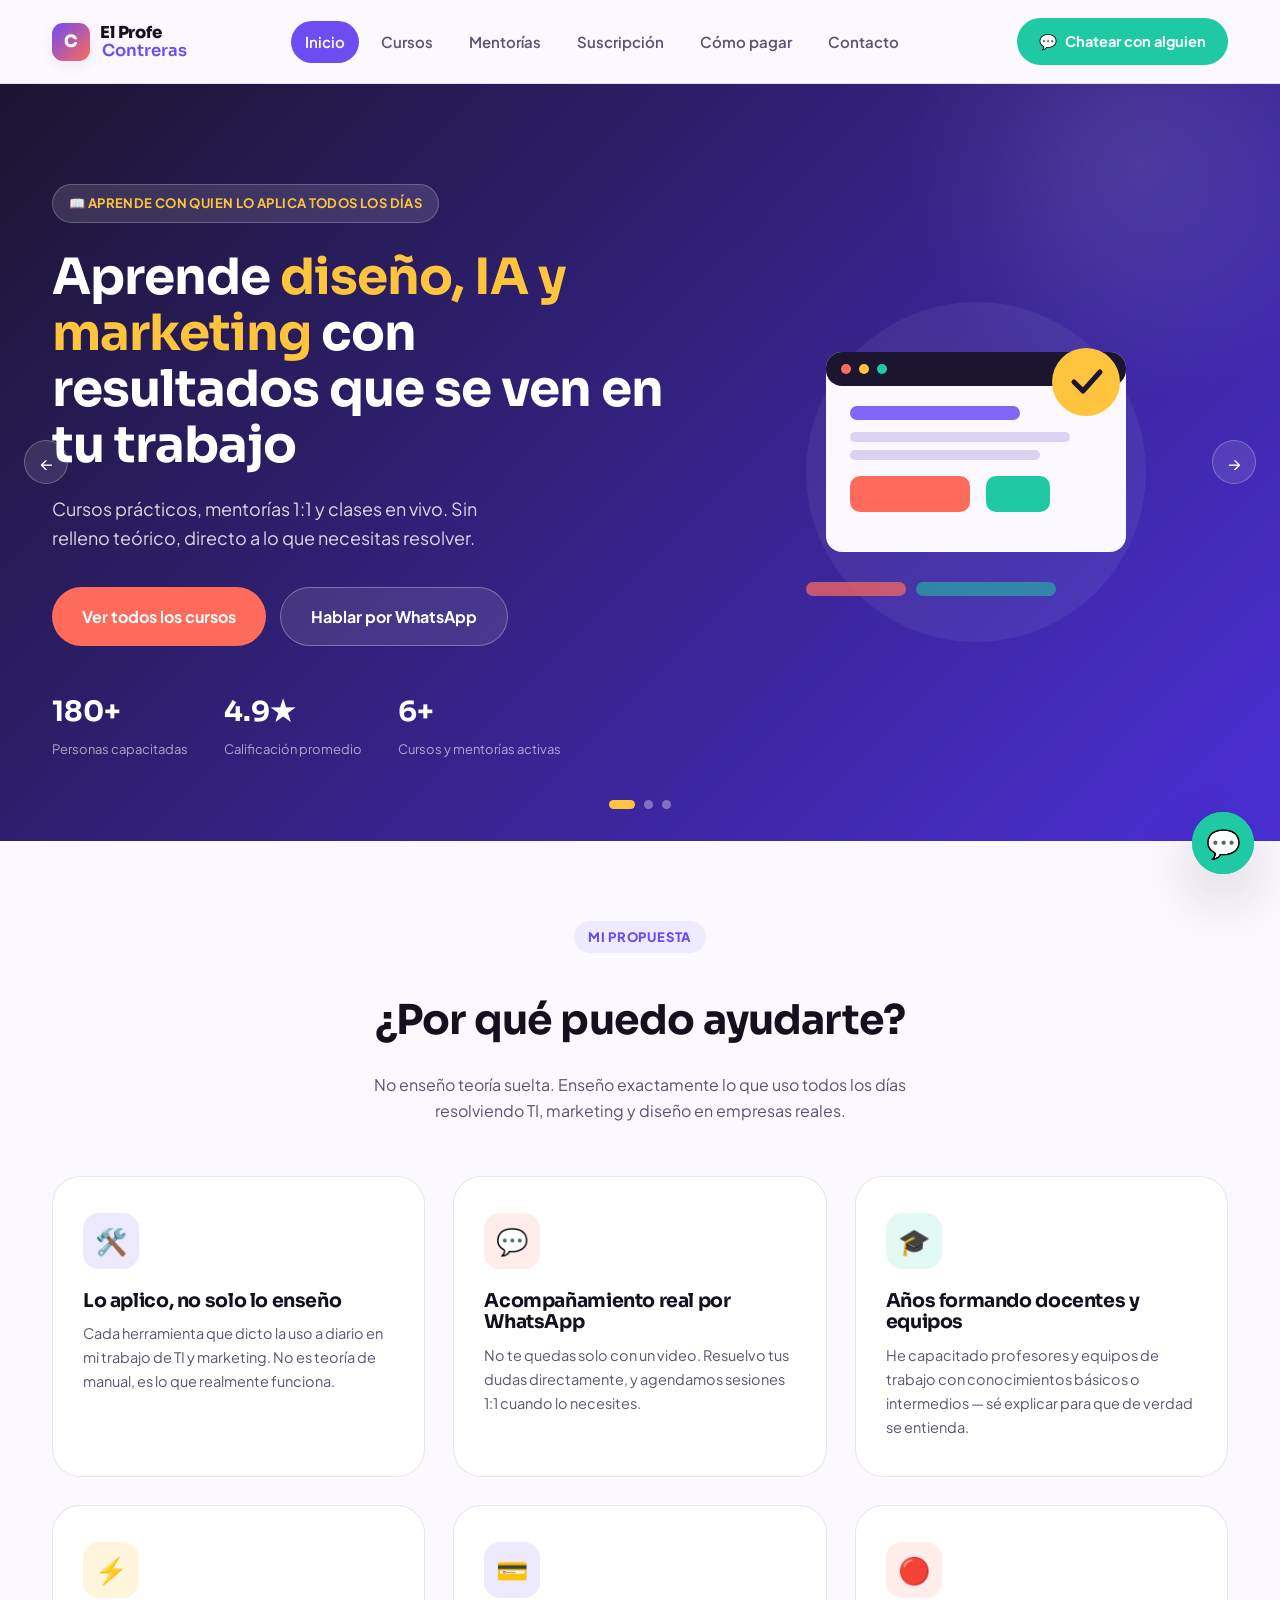
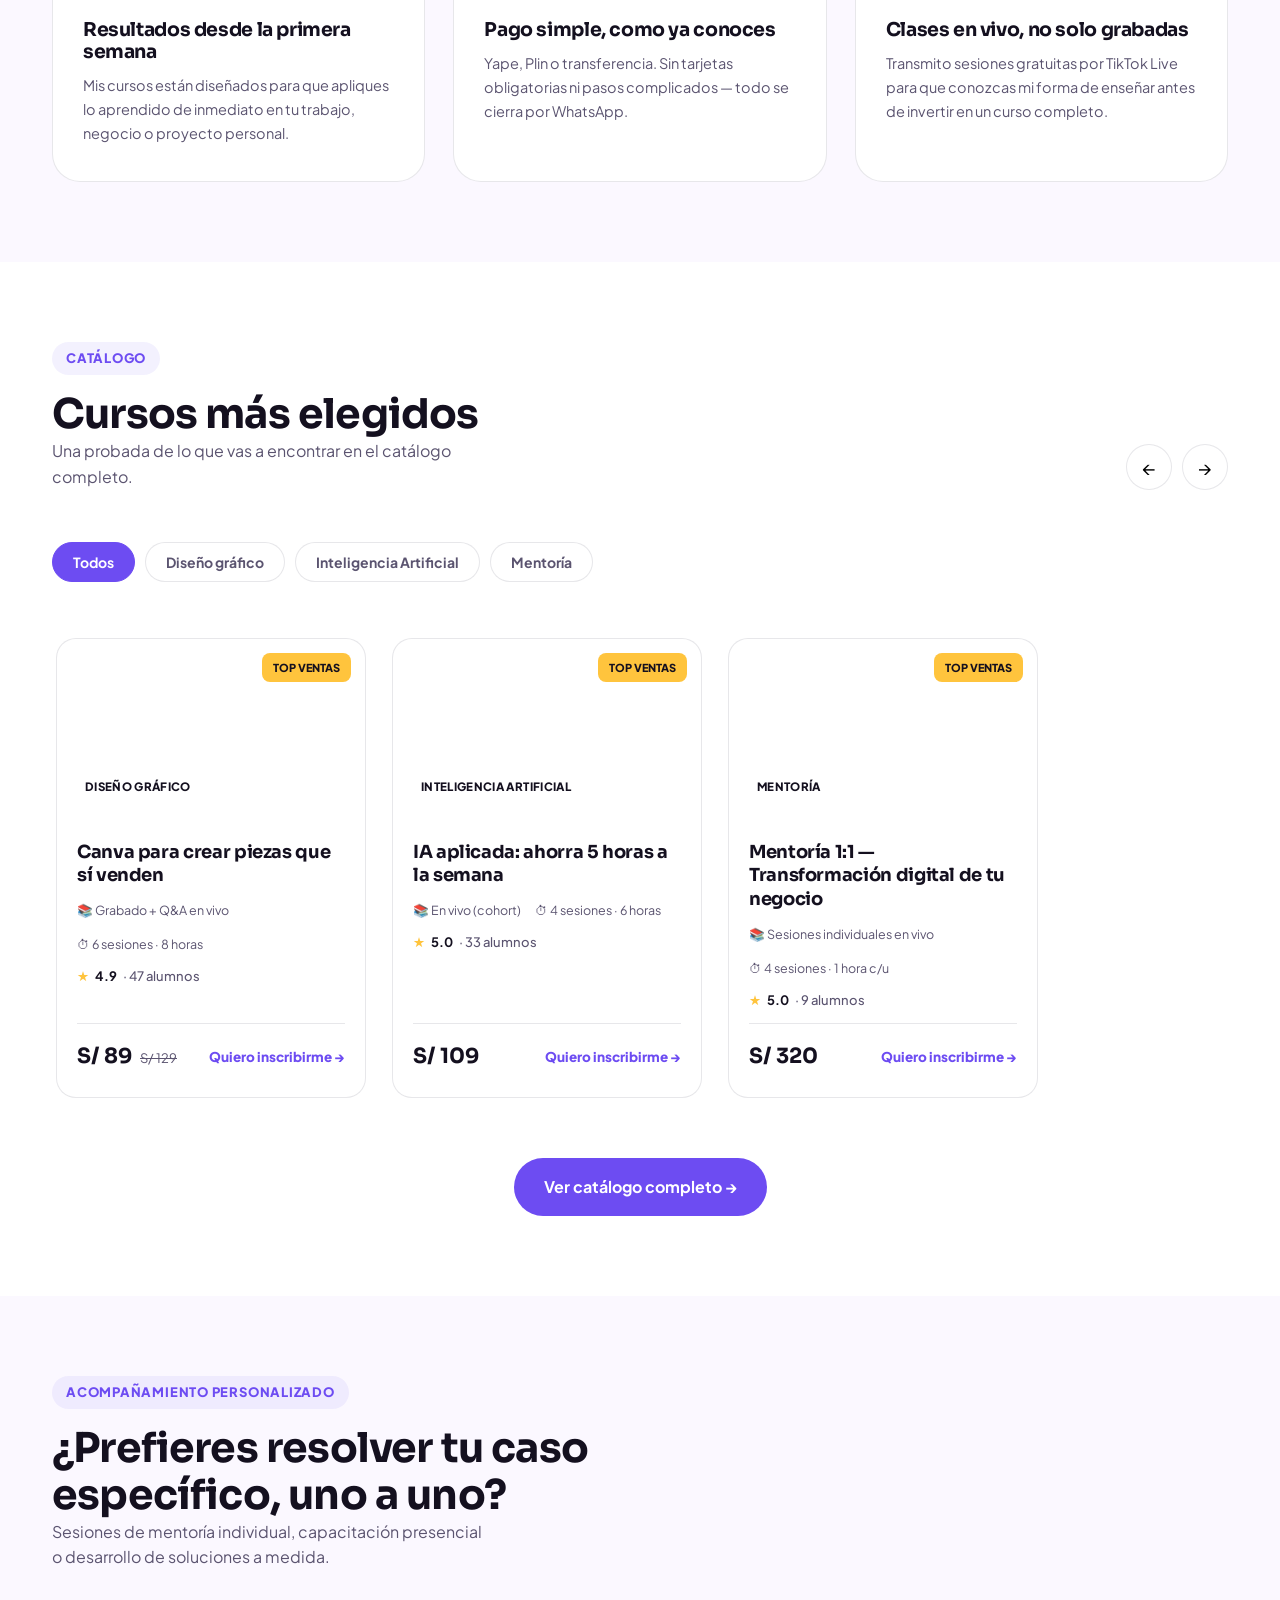
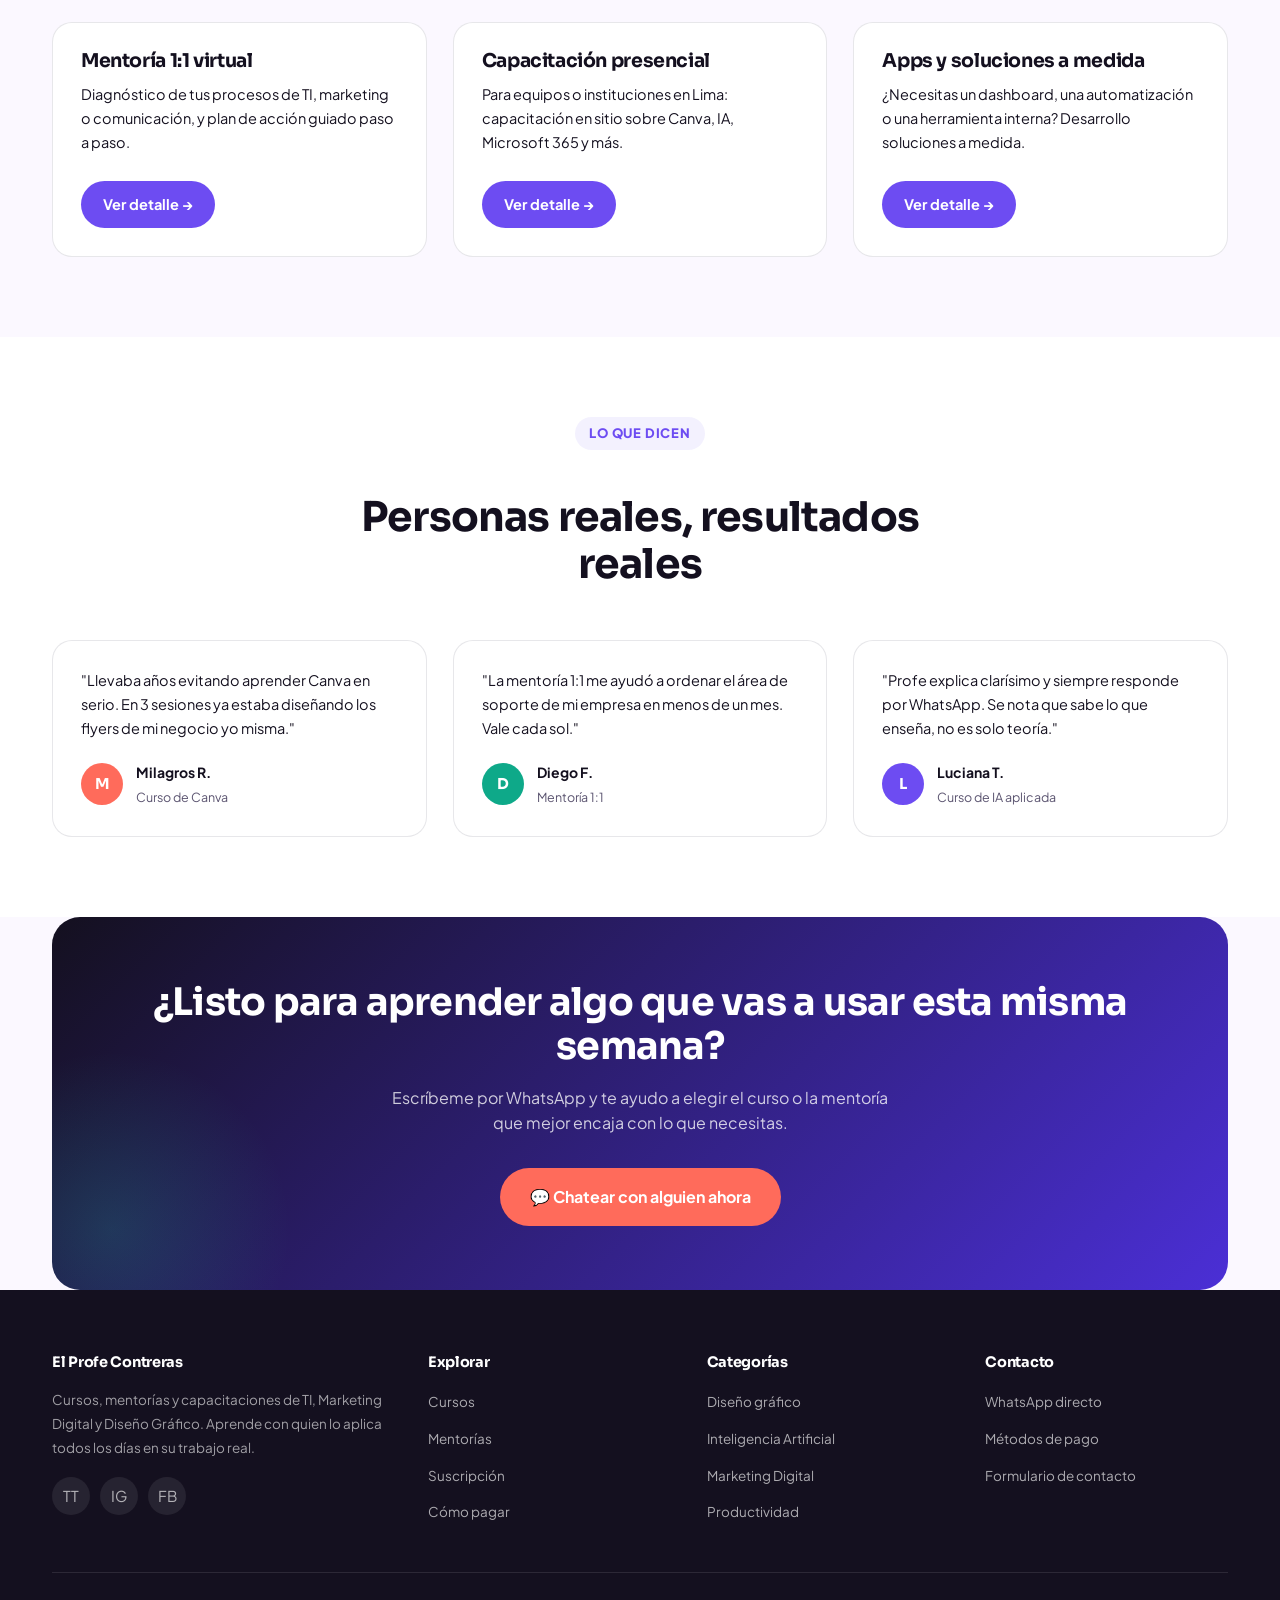
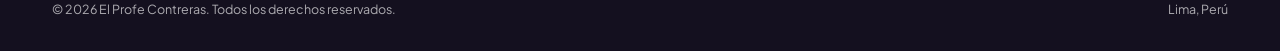
<file: index.html>
<!DOCTYPE html>
<html lang="es-PE">
<head>
<meta charset="UTF-8">
<meta name="viewport" content="width=device-width, initial-scale=1.0">

<title>El Profe Contreras — Cursos y mentorías de TI, Marketing Digital y Diseño en Perú</title>
<meta name="description" content="Aprende Canva, Illustrator, IA aplicada, marketing digital y Excel con El Profe Contreras. Cursos prácticos, mentorías 1:1 y clases en vivo. Paga con Yape, Plin o transferencia.">
<meta name="keywords" content="cursos online Perú, Canva, marketing digital, mentoría 1:1, inteligencia artificial, Excel, Illustrator, clases en vivo, Yape, Plin">
<meta name="author" content="José Contreras">
<link rel="canonical" href="https://elprofecontreras.github.io/">

<meta property="og:type" content="website">
<meta property="og:title" content="El Profe Contreras — Cursos y mentorías de TI, Marketing y Diseño">
<meta property="og:description" content="Cursos prácticos, mentorías 1:1 y clases en vivo. Aprende lo que se usa de verdad en el día a día, con pago por Yape, Plin o transferencia.">
<meta property="og:locale" content="es_PE">
<meta property="og:site_name" content="El Profe Contreras">

<meta name="twitter:card" content="summary_large_image">
<meta name="twitter:title" content="El Profe Contreras — Cursos y mentorías de TI, Marketing y Diseño">
<meta name="twitter:description" content="Cursos prácticos, mentorías 1:1 y clases en vivo. Paga con Yape, Plin o transferencia.">

<script type="application/ld+json">
{
  "@context": "https://schema.org",
  "@type": "EducationalOrganization",
  "name": "El Profe Contreras",
  "description": "Plataforma de cursos, mentorías y capacitaciones de TI, Marketing Digital y Diseño Gráfico en Perú.",
  "url": "https://elprofecontreras.github.io/",
  "sameAs": [
    "https://www.tiktok.com/@elprofecontreras",
    "https://www.instagram.com/elprofecontreras",
    "https://www.facebook.com/elprofecontreras"
  ]
}
</script>

<link rel="icon" href="data:image/svg+xml,<svg xmlns=%22http://www.w3.org/2000/svg%22 viewBox=%220 0 100 100%22><text y=%22.9em%22 font-size=%2290%22>📚</text></svg>">
<link rel="stylesheet" href="assets/css/estilos.css">
</head>
<body>

<div id="header-app"></div>

<!-- ===================== HERO SLIDER (gestionable desde el panel admin) ===================== -->
<div id="hero-slider-app"></div>

<!-- ===================== ¿POR QUÉ PUEDO AYUDARTE? ===================== -->
<section>
  <div class="contenedor">
    <div class="encabezado-seccion centrado">
      <span class="eyebrow">Mi propuesta</span>
      <h2>¿Por qué puedo ayudarte?</h2>
      <p>No enseño teoría suelta. Enseño exactamente lo que uso todos los días resolviendo TI, marketing y diseño en empresas reales.</p>
    </div>

    <div class="razones-grid">
      <div class="tarjeta-razon">
        <div class="icono-razon violeta">🛠️</div>
        <h3>Lo aplico, no solo lo enseño</h3>
        <p>Cada herramienta que dicto la uso a diario en mi trabajo de TI y marketing. No es teoría de manual, es lo que realmente funciona.</p>
      </div>
      <div class="tarjeta-razon">
        <div class="icono-razon coral">💬</div>
        <h3>Acompañamiento real por WhatsApp</h3>
        <p>No te quedas solo con un video. Resuelvo tus dudas directamente, y agendamos sesiones 1:1 cuando lo necesites.</p>
      </div>
      <div class="tarjeta-razon">
        <div class="icono-razon menta">🎓</div>
        <h3>Años formando docentes y equipos</h3>
        <p>He capacitado profesores y equipos de trabajo con conocimientos básicos o intermedios — sé explicar para que de verdad se entienda.</p>
      </div>
      <div class="tarjeta-razon">
        <div class="icono-razon amarillo">⚡</div>
        <h3>Resultados desde la primera semana</h3>
        <p>Mis cursos están diseñados para que apliques lo aprendido de inmediato en tu trabajo, negocio o proyecto personal.</p>
      </div>
      <div class="tarjeta-razon">
        <div class="icono-razon violeta">💳</div>
        <h3>Pago simple, como ya conoces</h3>
        <p>Yape, Plin o transferencia. Sin tarjetas obligatorias ni pasos complicados — todo se cierra por WhatsApp.</p>
      </div>
      <div class="tarjeta-razon">
        <div class="icono-razon coral">🔴</div>
        <h3>Clases en vivo, no solo grabadas</h3>
        <p>Transmito sesiones gratuitas por TikTok Live para que conozcas mi forma de enseñar antes de invertir en un curso completo.</p>
      </div>
    </div>
  </div>
</section>

<!-- ===================== PREVIEW DE CURSOS ===================== -->
<section style="background:var(--crema-card)">
  <div class="contenedor">
    <div class="encabezado-seccion">
      <div>
        <span class="eyebrow">Catálogo</span>
        <h2>Cursos más elegidos</h2>
        <p>Una probada de lo que vas a encontrar en el catálogo completo.</p>
      </div>
      <div class="slider-flechas">
        <button class="flecha-slider" id="flecha-izq" aria-label="Anterior">←</button>
        <button class="flecha-slider" id="flecha-der" aria-label="Siguiente">→</button>
      </div>
    </div>

    <div class="categorias-slider" id="categorias-slider"></div>

    <div class="slider-cursos-wrap">
      <div class="slider-cursos" id="slider-cursos"></div>
    </div>

    <div style="text-align:center;margin-top:40px">
      <a href="cursos.html" class="btn btn-primario btn-grande">Ver catálogo completo →</a>
    </div>
  </div>
</section>

<!-- ===================== MENTORÍAS — resumen ===================== -->
<section>
  <div class="contenedor">
    <div class="encabezado-seccion">
      <div>
        <span class="eyebrow">Acompañamiento personalizado</span>
        <h2>¿Prefieres resolver tu caso específico, uno a uno?</h2>
        <p>Sesiones de mentoría individual, capacitación presencial o desarrollo de soluciones a medida.</p>
      </div>
    </div>

    <div class="testimonios-grid">
      <div class="tarjeta-testimonio">
        <h3 style="font-size:19px;margin-bottom:10px">Mentoría 1:1 virtual</h3>
        <p>Diagnóstico de tus procesos de TI, marketing o comunicación, y plan de acción guiado paso a paso.</p>
        <a href="mentorias.html" class="btn btn-primario" style="margin-top:6px">Ver detalle →</a>
      </div>
      <div class="tarjeta-testimonio">
        <h3 style="font-size:19px;margin-bottom:10px">Capacitación presencial</h3>
        <p>Para equipos o instituciones en Lima: capacitación en sitio sobre Canva, IA, Microsoft 365 y más.</p>
        <a href="mentorias.html" class="btn btn-primario" style="margin-top:6px">Ver detalle →</a>
      </div>
      <div class="tarjeta-testimonio">
        <h3 style="font-size:19px;margin-bottom:10px">Apps y soluciones a medida</h3>
        <p>¿Necesitas un dashboard, una automatización o una herramienta interna? Desarrollo soluciones a medida.</p>
        <a href="mentorias.html" class="btn btn-primario" style="margin-top:6px">Ver detalle →</a>
      </div>
    </div>
  </div>
</section>

<!-- ===================== TESTIMONIOS ===================== -->
<section style="background:var(--crema-card)">
  <div class="contenedor">
    <div class="encabezado-seccion centrado">
      <span class="eyebrow">Lo que dicen</span>
      <h2>Personas reales, resultados reales</h2>
    </div>

    <div class="testimonios-grid">
      <div class="tarjeta-testimonio">
        <p>"Llevaba años evitando aprender Canva en serio. En 3 sesiones ya estaba diseñando los flyers de mi negocio yo misma."</p>
        <div class="testimonio-autor">
          <div class="testimonio-avatar" style="background:var(--coral)">M</div>
          <div><strong>Milagros R.</strong><span>Curso de Canva</span></div>
        </div>
      </div>
      <div class="tarjeta-testimonio">
        <p>"La mentoría 1:1 me ayudó a ordenar el área de soporte de mi empresa en menos de un mes. Vale cada sol."</p>
        <div class="testimonio-autor">
          <div class="testimonio-avatar" style="background:var(--menta-fuerte)">D</div>
          <div><strong>Diego F.</strong><span>Mentoría 1:1</span></div>
        </div>
      </div>
      <div class="tarjeta-testimonio">
        <p>"Profe explica clarísimo y siempre responde por WhatsApp. Se nota que sabe lo que enseña, no es solo teoría."</p>
        <div class="testimonio-autor">
          <div class="testimonio-avatar" style="background:var(--violeta)">L</div>
          <div><strong>Luciana T.</strong><span>Curso de IA aplicada</span></div>
        </div>
      </div>
    </div>
  </div>
</section>

<!-- ===================== CTA FINAL ===================== -->
<section class="contenedor">
  <div class="cta-final">
    <h2>¿Listo para aprender algo que vas a usar esta misma semana?</h2>
    <p>Escríbeme por WhatsApp y te ayudo a elegir el curso o la mentoría que mejor encaja con lo que necesitas.</p>
    <div class="hero-acciones">
      <a href="#" class="btn btn-coral btn-grande" data-whatsapp-general>💬 Chatear con alguien ahora</a>
    </div>
  </div>
</section>

<div id="footer-app"></div>

<script src="assets/js/datastore.js"></script>
<script src="assets/js/componentes.js"></script>
<script src="assets/js/hero-slider.js"></script>
<script src="assets/js/cursos-planes.js"></script>
</body>
</html>
</file>
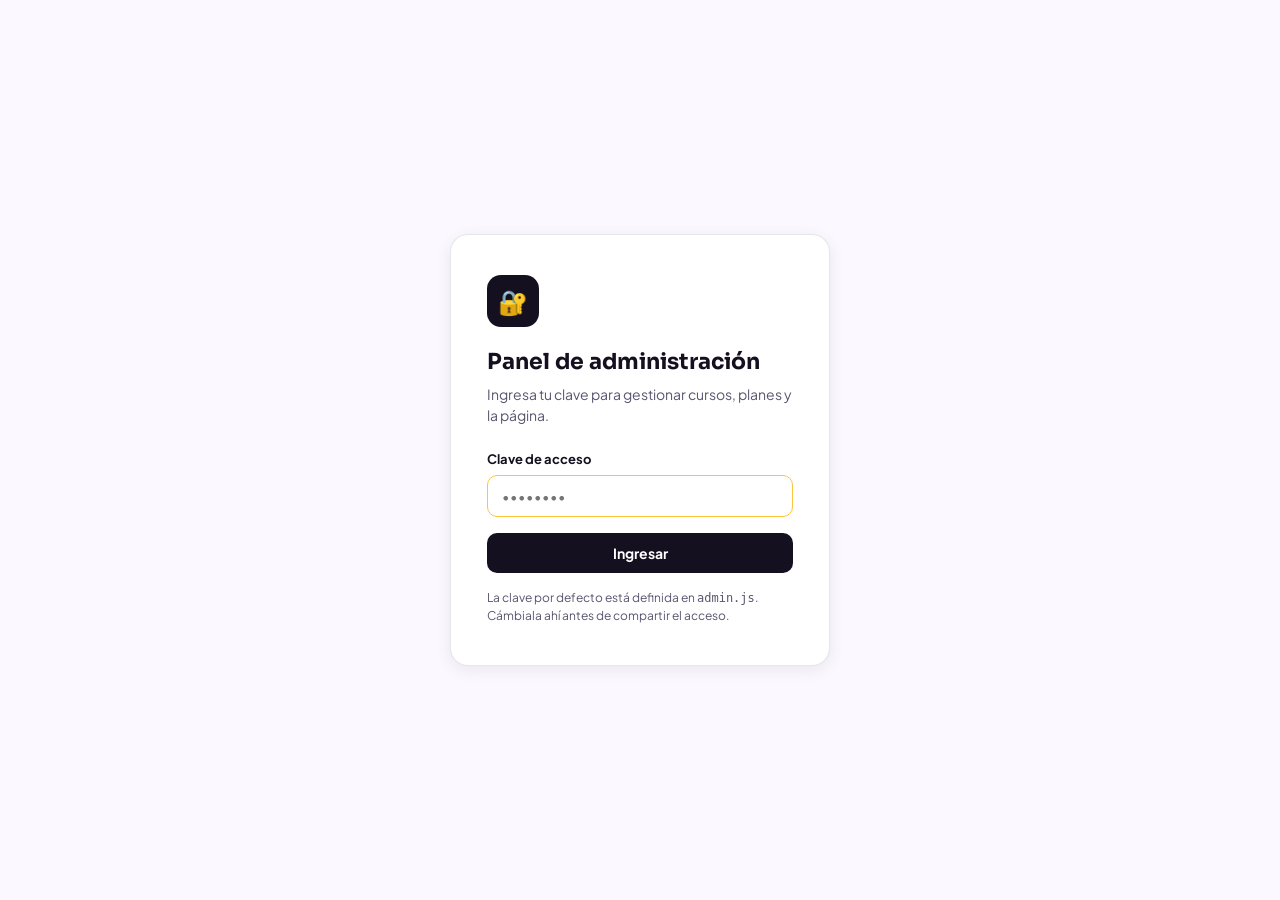
<file: admin/index.html>
<!DOCTYPE html>
<html lang="es-PE">
<head>
<meta charset="UTF-8">
<meta name="viewport" content="width=device-width, initial-scale=1.0">
<title>Panel de administración — El Profe Contreras</title>
<meta name="robots" content="noindex, nofollow">
<link rel="stylesheet" href="admin.css">
</head>
<body>

<!-- ===================== LOGIN ===================== -->
<div class="pantalla-login" id="pantalla-login">
  <div class="tarjeta-login">
    <div class="icono-login">🔐</div>
    <h1>Panel de administración</h1>
    <p class="subtitulo">Ingresa tu clave para gestionar cursos, planes y la página.</p>

    <div class="mensaje-error-login" id="login-error"></div>

    <form id="form-login">
      <div class="campo">
        <label for="input-clave">Clave de acceso</label>
        <input type="password" id="input-clave" placeholder="••••••••" required autofocus>
      </div>
      <button type="submit" class="btn btn-primario btn-ancho">Ingresar</button>
    </form>

    <p class="campo-ayuda" style="margin-top:16px">La clave por defecto está definida en <code>admin.js</code>. Cámbiala ahí antes de compartir el acceso.</p>
  </div>
</div>

<!-- ===================== PANEL ===================== -->
<div class="pantalla-panel" id="pantalla-panel">
  <div class="barra-superior">
    <div class="marca-admin">
      📚 El Profe Contreras <span class="badge-panel">Panel</span>
    </div>
    <div style="display:flex;align-items:center;gap:20px">
      <a href="../index.html" class="enlace-ver-sitio" target="_blank">Ver sitio público ↗</a>
      <button class="btn btn-ghost" style="color:#fff;border-color:rgba(255,255,255,0.3)" onclick="cerrarSesion()">Cerrar sesión</button>
    </div>
  </div>

  <div class="contenido-admin">
    <div class="tabs-admin">
      <button class="tab-admin activa" data-tab="hero">🎬 Hero (inicio)</button>
      <button class="tab-admin" data-tab="cursos">📖 Cursos</button>
      <button class="tab-admin" data-tab="planes">💳 Planes / Suscripción</button>
      <button class="tab-admin" data-tab="envivo">🔴 Estado En Vivo</button>
      <button class="tab-admin" data-tab="config">⚙️ Configuración general</button>
      <button class="tab-admin" data-tab="suscriptores">📩 Boletín</button>
    </div>

    <!-- ===================== TAB: HERO / SLIDES ===================== -->
    <div class="panel-tab visible" id="panel-hero">
      <div class="bloque">
        <h2 id="titulo-form-slide">Agregar nuevo slide del hero</h2>
        <p class="descripcion-bloque">Estos son los slides que rotan en la portada de tu página de inicio. El texto entre el título y el "acento" se resalta en amarillo automáticamente si coincide exactamente.</p>

        <form id="form-slide">
          <input type="hidden" id="slide-id">
          <div class="grid-form">
            <div class="campo campo-ancho-completo">
              <label for="slide-eyebrow">Etiqueta superior (con emoji opcional)</label>
              <input type="text" id="slide-eyebrow" placeholder="Ej: 📖 Aprende con quien lo aplica todos los días" required>
            </div>

            <div class="campo campo-ancho-completo">
              <label for="slide-titulo">Título principal</label>
              <input type="text" id="slide-titulo" placeholder="Ej: Aprende diseño, IA y marketing con resultados reales" required>
            </div>

            <div class="campo campo-ancho-completo">
              <label for="slide-acento">Palabra(s) a resaltar en amarillo (debe coincidir exactamente con parte del título)</label>
              <input type="text" id="slide-acento" placeholder="Ej: diseño, IA y marketing">
            </div>

            <div class="campo campo-ancho-completo">
              <label for="slide-texto">Texto de apoyo (1-2 líneas)</label>
              <textarea id="slide-texto" required></textarea>
            </div>

            <div class="campo">
              <label for="slide-fondo">Color de fondo</label>
              <select id="slide-fondo">
                <option value="hero-slide-bg-1">Violeta</option>
                <option value="hero-slide-bg-2">Verde menta</option>
                <option value="hero-slide-bg-3">Coral</option>
              </select>
            </div>

            <div class="campo">
              <label for="slide-ilustracion">Ilustración</label>
              <select id="slide-ilustracion">
                <option value="pantalla">Pantalla / clase</option>
                <option value="transmision">Transmisión en vivo</option>
                <option value="pago">Pago / Yape</option>
              </select>
            </div>

            <div class="campo">
              <label for="slide-boton-texto">Texto del botón</label>
              <input type="text" id="slide-boton-texto" placeholder="Ej: Ver todos los cursos" required>
            </div>

            <div class="campo">
              <label for="slide-boton-enlace">Enlace del botón (página del sitio)</label>
              <select id="slide-boton-enlace">
                <option value="cursos.html">Cursos</option>
                <option value="mentorias.html">Mentorías</option>
                <option value="planes.html">Suscripción</option>
                <option value="como-pagar.html">Cómo pagar</option>
                <option value="contacto.html">Contacto</option>
              </select>
            </div>
          </div>

          <div class="acciones-form">
            <button type="submit" class="btn btn-ambar">Guardar slide</button>
            <button type="button" class="btn btn-ghost" id="btn-cancelar-edicion-slide">Cancelar edición</button>
          </div>
        </form>
      </div>

      <div class="bloque">
        <h2>Slides activos</h2>
        <p class="descripcion-bloque">Rotan automáticamente cada 6 segundos en el orden que aparecen aquí. Necesitas al menos 1 slide visible.</p>
        <div class="tabla-wrap">
          <table class="tabla-admin">
            <thead><tr><th>Título</th><th>Botón</th><th>Estado</th><th>Acciones</th></tr></thead>
            <tbody id="tbody-slides"></tbody>
          </table>
        </div>
      </div>
    </div>

    <!-- ===================== TAB: CURSOS ===================== -->
    <div class="panel-tab" id="panel-cursos">
      <div class="bloque">
        <h2 id="titulo-form-curso">Agregar nuevo curso</h2>
        <p class="descripcion-bloque">Estos datos aparecen tal cual en las tarjetas del sitio público.</p>

        <form id="form-curso">
          <input type="hidden" id="curso-id">
          <div class="grid-form">
            <div class="campo campo-ancho-completo">
              <label for="curso-titulo">Título del curso</label>
              <input type="text" id="curso-titulo" placeholder="Ej: Canva para crear piezas que sí venden" required>
            </div>

            <div class="campo">
              <label for="curso-categoria">Categoría</label>
              <input type="text" id="curso-categoria" placeholder="Ej: Diseño gráfico" required>
            </div>

            <div class="campo">
              <label for="curso-nivel">Nivel</label>
              <select id="curso-nivel">
                <option>Principiante</option>
                <option>Intermedio</option>
                <option>Avanzado</option>
                <option>Todo nivel</option>
                <option>Profesional</option>
              </select>
            </div>

            <div class="campo">
              <label for="curso-modalidad">Modalidad</label>
              <input type="text" id="curso-modalidad" placeholder="Ej: Grabado + Q&A en vivo" required>
            </div>

            <div class="campo">
              <label for="curso-duracion">Duración</label>
              <input type="text" id="curso-duracion" placeholder="Ej: 6 sesiones · 8 horas" required>
            </div>

            <div class="campo">
              <label for="curso-precio">Precio (S/)</label>
              <input type="number" id="curso-precio" min="0" step="1" required>
            </div>

            <div class="campo">
              <label for="curso-precio-antes">Precio anterior (opcional, para mostrar descuento)</label>
              <input type="number" id="curso-precio-antes" min="0" step="1">
            </div>

            <div class="campo">
              <label for="curso-portada">Color de portada</label>
              <select id="curso-portada">
                <option value="gradient-1">Ámbar–Salvia</option>
                <option value="gradient-2">Grafito oscuro</option>
                <option value="gradient-3">Terracota–Ámbar</option>
                <option value="gradient-4">Verde profundo</option>
                <option value="gradient-5">Ámbar–Terracota</option>
                <option value="gradient-6">Salvia–Grafito</option>
              </select>
            </div>

            <div class="campo campo-checkbox">
              <input type="checkbox" id="curso-destacado">
              <label for="curso-destacado">Marcar como "Top ventas"</label>
            </div>

            <div class="campo campo-ancho-completo">
              <label for="curso-resumen">Resumen breve (opcional)</label>
              <textarea id="curso-resumen" placeholder="1-2 líneas describiendo qué aprenderá el alumno"></textarea>
            </div>

            <div class="campo campo-ancho-completo">
              <label for="curso-imagen-url">Imagen de portada (URL — opcional)</label>
              <input type="url" id="curso-imagen-url" placeholder="https://images.unsplash.com/... o URL de tu propia imagen">
              <span class="campo-ayuda">Pega la URL de cualquier imagen pública. Si la dejas vacía, se usará el color de gradiente seleccionado arriba. Usa Unsplash.com para imágenes gratuitas.</span>
              <div class="campo-imagen-preview" id="preview-imagen-curso">
                <span>Vista previa de la imagen aquí</span>
              </div>
            </div>
          </div>

          <div class="acciones-form">
            <button type="submit" class="btn btn-ambar">Guardar curso</button>
            <button type="button" class="btn btn-ghost" id="btn-cancelar-edicion-curso">Cancelar edición</button>
          </div>
        </form>
      </div>

      <div class="bloque">
        <h2>Cursos publicados</h2>
        <p class="descripcion-bloque">Edita, oculta o elimina cualquier curso. Los ocultos no aparecen en el sitio público pero quedan guardados.</p>
        <div class="tabla-wrap">
          <table class="tabla-admin">
            <thead>
              <tr><th>Curso</th><th>Precio</th><th>Modalidad</th><th>Alumnos</th><th>Estado</th><th>Acciones</th></tr>
            </thead>
            <tbody id="tbody-cursos"></tbody>
          </table>
        </div>
      </div>
    </div>

    <!-- ===================== TAB: PLANES ===================== -->
    <div class="panel-tab" id="panel-planes">
      <div class="bloque">
        <h2>Agregar / editar plan de suscripción</h2>
        <p class="descripcion-bloque">Escribe un beneficio por línea — cada línea se muestra como un ítem con check en la tarjeta del plan.</p>

        <form id="form-plan">
          <input type="hidden" id="plan-id">
          <div class="grid-form">
            <div class="campo">
              <label for="plan-nombre">Nombre del plan</label>
              <input type="text" id="plan-nombre" placeholder="Ej: Suscripción mensual" required>
            </div>
            <div class="campo">
              <label for="plan-precio">Precio (S/)</label>
              <input type="number" id="plan-precio" min="0" step="1" required>
            </div>
            <div class="campo">
              <label for="plan-periodo">Periodo (texto libre)</label>
              <input type="text" id="plan-periodo" placeholder="Ej: mes" required>
            </div>
            <div class="campo campo-checkbox">
              <input type="checkbox" id="plan-destacado">
              <label for="plan-destacado">Marcar como "Más elegido"</label>
            </div>
            <div class="campo campo-ancho-completo">
              <label for="plan-beneficios">Beneficios (uno por línea)</label>
              <textarea id="plan-beneficios" rows="4" placeholder="Acceso a todos los cursos grabados&#10;Clases en vivo mensuales&#10;Comunidad privada de WhatsApp" required></textarea>
            </div>
          </div>
          <div class="acciones-form">
            <button type="submit" class="btn btn-ambar">Guardar plan</button>
          </div>
        </form>
      </div>

      <div class="bloque">
        <h2>Planes activos</h2>
        <div class="tabla-wrap">
          <table class="tabla-admin">
            <thead><tr><th>Plan</th><th>Precio</th><th>Estado</th><th>Acciones</th></tr></thead>
            <tbody id="tbody-planes"></tbody>
          </table>
        </div>
      </div>
    </div>

    <!-- ===================== TAB: EN VIVO ===================== -->
    <div class="panel-tab" id="panel-envivo">
      <div class="bloque">
        <h2>Control de transmisión en vivo</h2>
        <p class="descripcion-bloque">Actívalo justo cuando empieces tu TikTok Live o clase en vivo. Aparece como franja destacada arriba del sitio y como aviso en el footer.</p>

        <div id="indicador-envivo-estado" class="indicador-envivo inactivo"></div>

        <form id="form-envivo">
          <div class="switch-envivo-wrap">
            <label class="switch">
              <input type="checkbox" id="envivo-switch">
              <span class="switch-slider"></span>
            </label>
            <div class="switch-label">
              Activar aviso "EN VIVO" en el sitio
              <span>Se muestra apenas guardas este formulario</span>
            </div>
          </div>

          <div class="grid-form">
            <div class="campo campo-ancho-completo">
              <label for="envivo-titulo">Título de la transmisión / clase</label>
              <input type="text" id="envivo-titulo" placeholder="Ej: Canva para negocios">
            </div>
            <div class="campo">
              <label for="envivo-plataforma">Plataforma</label>
              <input type="text" id="envivo-plataforma" placeholder="Ej: TikTok Live, Zoom, Google Meet">
            </div>
            <div class="campo">
              <label for="envivo-url">Enlace para entrar</label>
              <input type="url" id="envivo-url" placeholder="https://www.tiktok.com/@tuusuario/live">
            </div>
          </div>

          <div class="acciones-form">
            <button type="submit" class="btn btn-ambar">Guardar y actualizar estado</button>
          </div>
        </form>
      </div>
    </div>

    <!-- ===================== TAB: CONFIGURACIÓN GENERAL ===================== -->
    <div class="panel-tab" id="panel-config">
      <div class="bloque">
        <h2>Datos generales del sitio</h2>
        <p class="descripcion-bloque">Marca, WhatsApp, métodos de pago y redes sociales. Se aplican en todo el sitio público.</p>

        <form id="form-config">
          <h3 style="font-size:14px;margin-bottom:12px;color:var(--texto-secundario)">MARCA</h3>
          <div class="grid-form" style="margin-bottom:24px">
            <div class="campo">
              <label for="config-nombre-marca">Nombre de la marca</label>
              <input type="text" id="config-nombre-marca" required>
            </div>
            <div class="campo">
              <label for="config-tagline">Frase / tagline corto</label>
              <input type="text" id="config-tagline" required>
            </div>
          </div>

          <h3 style="font-size:14px;margin-bottom:12px;color:var(--texto-secundario)">WHATSAPP</h3>
          <div class="grid-form" style="margin-bottom:24px">
            <div class="campo">
              <label for="config-whatsapp-numero">Número de WhatsApp (solo dígitos, con código de país)</label>
              <input type="text" id="config-whatsapp-numero" placeholder="51999999999" required>
              <span class="campo-ayuda">Perú: empieza con 51, sin + ni espacios. Ej: 51987654321</span>
            </div>
            <div class="campo">
              <label for="config-whatsapp-mensaje">Mensaje automático general</label>
              <input type="text" id="config-whatsapp-mensaje" required>
            </div>
          </div>

          <h3 style="font-size:14px;margin-bottom:12px;color:var(--texto-secundario)">MÉTODOS DE PAGO</h3>
          <div class="grid-form" style="margin-bottom:24px">
            <div class="campo">
              <label for="config-yape-numero">Número Yape</label>
              <input type="text" id="config-yape-numero" required>
            </div>
            <div class="campo">
              <label for="config-yape-titular">Titular de Yape</label>
              <input type="text" id="config-yape-titular" required>
            </div>
            <div class="campo">
              <label for="config-plin-numero">Número Plin</label>
              <input type="text" id="config-plin-numero" required>
            </div>
          </div>

          <h3 style="font-size:14px;margin-bottom:12px;color:var(--texto-secundario)">ESPACIADO ENTRE SECCIONES</h3>
          <div class="grid-form" style="margin-bottom:24px">
            <div class="campo campo-ancho-completo">
              <label>Nivel de espacio entre secciones en todo el sitio</label>
              <div class="selector-espaciado" id="selector-espaciado">
                <button type="button" class="btn-espacio" data-nivel="compacto">
                  <span class="espacio-icono">▬</span>
                  <strong>Compacto</strong>
                  <span>44 px</span>
                </button>
                <button type="button" class="btn-espacio activo" data-nivel="normal">
                  <span class="espacio-icono">▬▬</span>
                  <strong>Normal</strong>
                  <span>80 px</span>
                </button>
                <button type="button" class="btn-espacio" data-nivel="amplio">
                  <span class="espacio-icono">▬▬▬</span>
                  <strong>Amplio</strong>
                  <span>116 px</span>
                </button>
                <button type="button" class="btn-espacio" data-nivel="muy-amplio">
                  <span class="espacio-icono">▬▬▬▬</span>
                  <strong>Muy amplio</strong>
                  <span>160 px</span>
                </button>
              </div>
              <input type="hidden" id="config-espaciado" value="normal">
              <span class="campo-ayuda">El cambio se aplica en todas las páginas del sitio al mismo tiempo.</span>
            </div>
          </div>

          <h3 style="font-size:14px;margin-bottom:12px;color:var(--texto-secundario)">REDES SOCIALES</h3>
          <div class="grid-form">
            <div class="campo">
              <label for="config-tiktok">TikTok (URL completa)</label>
              <input type="url" id="config-tiktok" placeholder="https://www.tiktok.com/@usuario">
            </div>
            <div class="campo">
              <label for="config-instagram">Instagram (URL completa)</label>
              <input type="url" id="config-instagram" placeholder="https://www.instagram.com/usuario">
            </div>
            <div class="campo">
              <label for="config-facebook">Facebook (URL completa)</label>
              <input type="url" id="config-facebook" placeholder="https://www.facebook.com/usuario">
            </div>
          </div>

          <div class="acciones-form">
            <button type="submit" class="btn btn-ambar">Guardar configuración</button>
          </div>
        </form>
      </div>
    </div>

    <!-- ===================== TAB: SUSCRIPTORES ===================== -->
    <div class="panel-tab" id="panel-suscriptores">
      <div class="bloque">
        <h2>Suscriptores del boletín (<span id="contador-suscriptores">0</span>)</h2>
        <p class="descripcion-bloque">Personas que dejaron su correo en el popup del sitio. Expórtalos para tus futuras campañas de email marketing.</p>

        <div class="acciones-form" style="margin-bottom:20px">
          <button class="btn btn-primario" id="btn-exportar-csv">⬇ Exportar a CSV</button>
        </div>

        <div class="tabla-wrap">
          <table class="tabla-admin">
            <thead><tr><th>Correo</th><th>Fecha de suscripción</th><th>Acciones</th></tr></thead>
            <tbody id="tbody-suscriptores"></tbody>
          </table>
        </div>
      </div>
    </div>
  </div>
</div>

<!-- ===================== MODAL CONFIRMAR BORRADO ===================== -->
<div class="modal-overlay" id="modal-confirmar-borrado">
  <div class="modal-caja">
    <h3>¿Eliminar curso?</h3>
    <p id="texto-confirmar-borrado"></p>
    <div class="modal-acciones">
      <button class="btn btn-ghost" onclick="cerrarModalBorrado()">Cancelar</button>
      <button class="btn btn-primario" style="background:var(--terracota)" onclick="ejecutarEliminarCurso()">Sí, eliminar</button>
    </div>
  </div>
</div>

<!-- ===================== AVISO FLOTANTE ===================== -->
<div class="aviso-flotante" id="aviso-flotante"></div>

<script src="../assets/js/datastore.js"></script>
<script src="admin.js"></script>
</body>
</html>
</file>
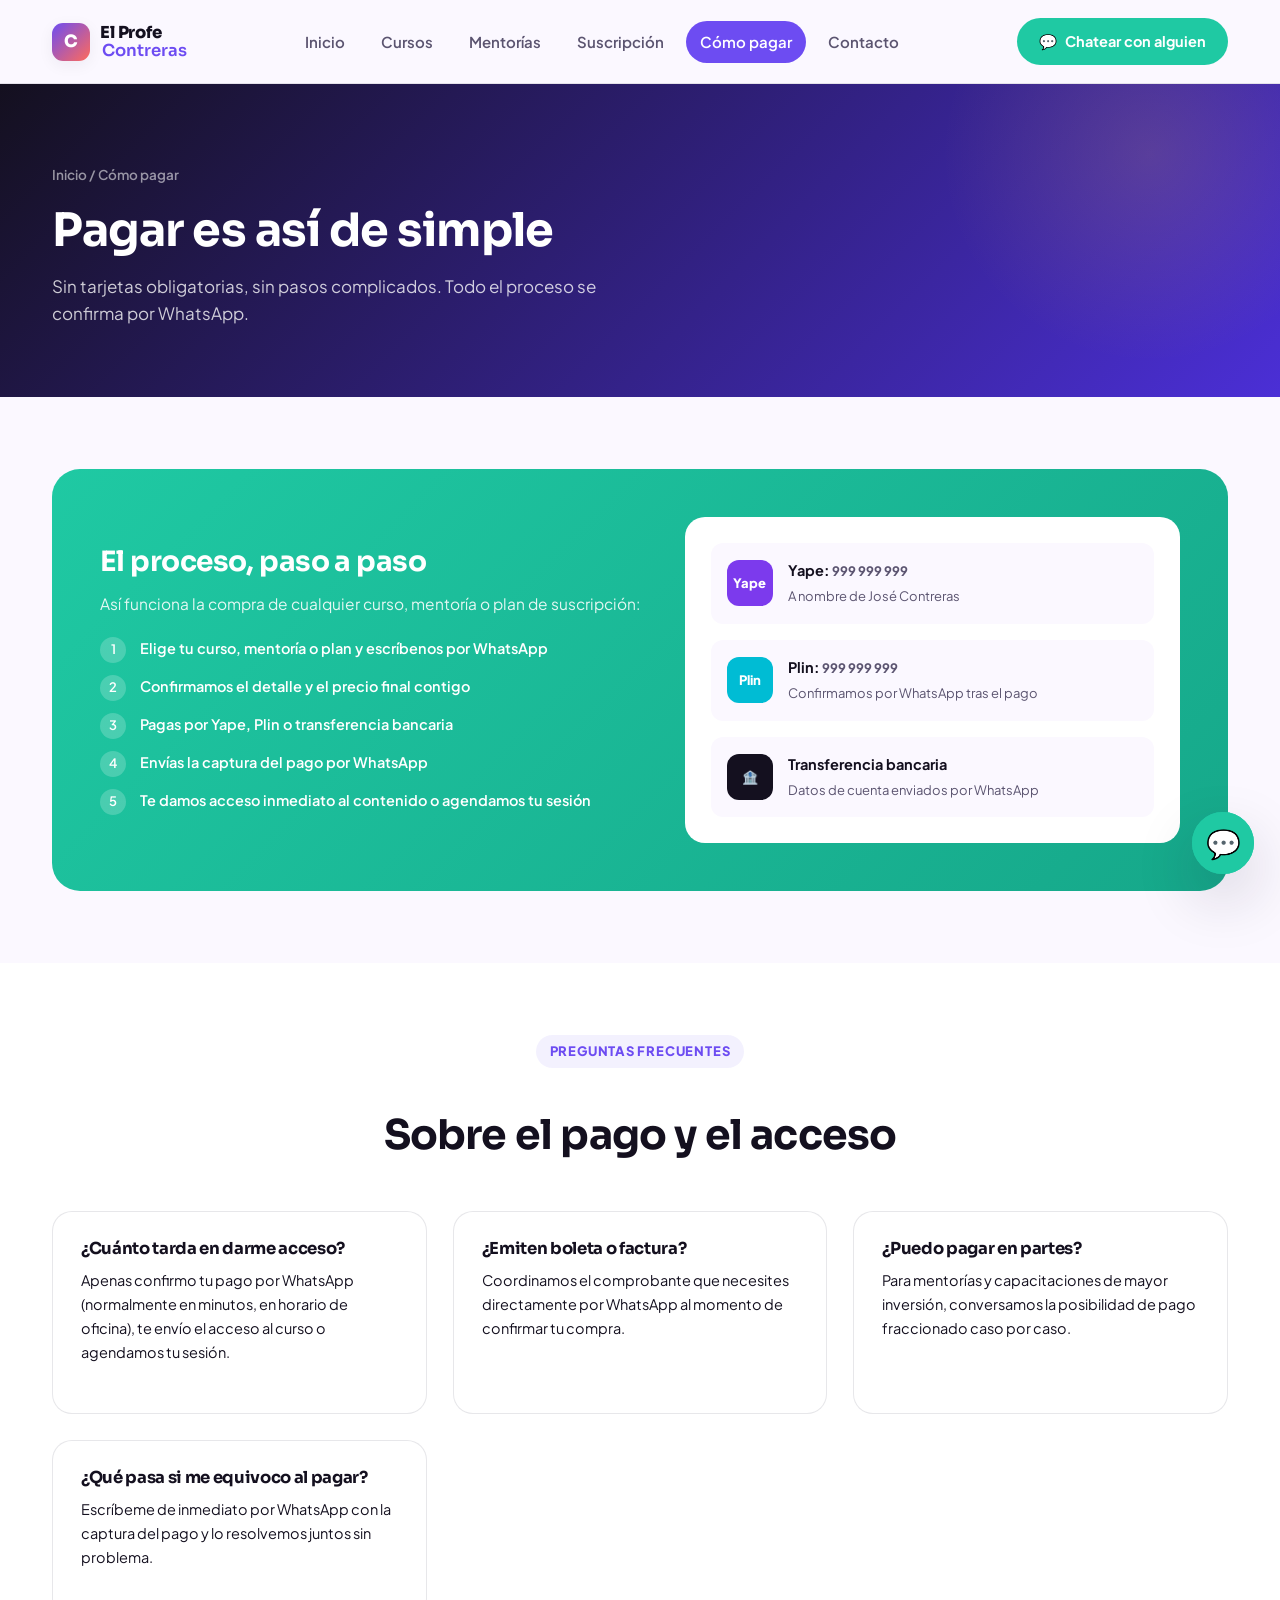
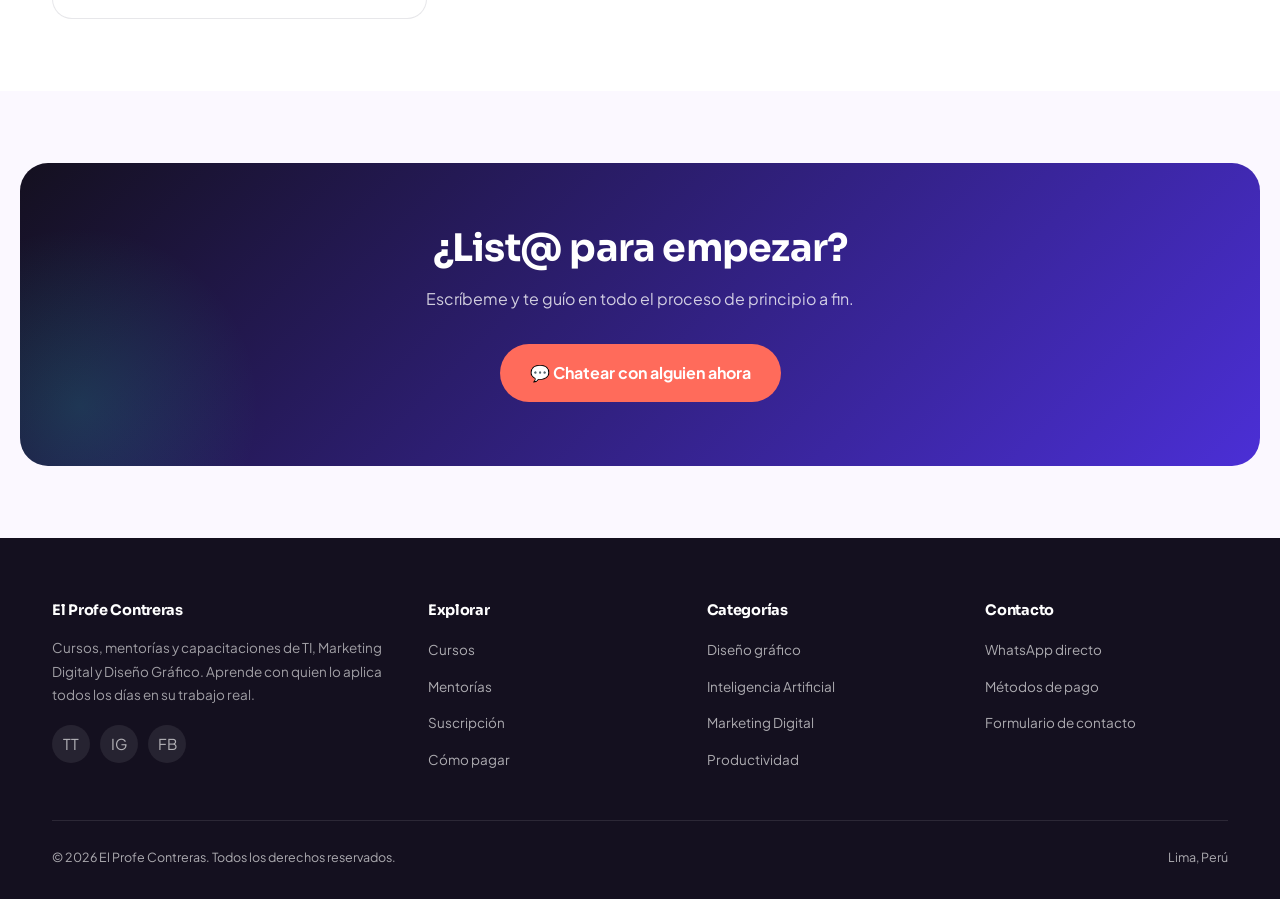
<file: como-pagar.html>
<!DOCTYPE html>
<html lang="es-PE">
<head>
<meta charset="UTF-8">
<meta name="viewport" content="width=device-width, initial-scale=1.0">
<title>Cómo pagar — El Profe Contreras</title>
<meta name="description" content="Paga tus cursos y mentorías con Yape, Plin o transferencia bancaria. Proceso simple guiado por WhatsApp.">
<link rel="canonical" href="https://elprofecontreras.github.io/como-pagar.html">
<link rel="icon" href="data:image/svg+xml,<svg xmlns=%22http://www.w3.org/2000/svg%22 viewBox=%220 0 100 100%22><text y=%22.9em%22 font-size=%2290%22>📚</text></svg>">
<link rel="stylesheet" href="assets/css/estilos.css">
</head>
<body>

<div id="header-app"></div>

<section class="encabezado-pagina">
  <div class="contenedor">
    <div class="miga-pan"><a href="index.html">Inicio</a> / Cómo pagar</div>
    <h1>Pagar es así de simple</h1>
    <p>Sin tarjetas obligatorias, sin pasos complicados. Todo el proceso se confirma por WhatsApp.</p>
  </div>
</section>

<section class="seccion-compacta">
  <div class="contenedor">
    <div class="pago-banner">
      <div>
        <h2>El proceso, paso a paso</h2>
        <p>Así funciona la compra de cualquier curso, mentoría o plan de suscripción:</p>
        <ol class="pago-pasos">
          <li>Elige tu curso, mentoría o plan y escríbenos por WhatsApp</li>
          <li>Confirmamos el detalle y el precio final contigo</li>
          <li>Pagas por Yape, Plin o transferencia bancaria</li>
          <li>Envías la captura del pago por WhatsApp</li>
          <li>Te damos acceso inmediato al contenido o agendamos tu sesión</li>
        </ol>
      </div>

      <div class="pago-metodos">
        <div class="metodo-pago">
          <div class="metodo-pago-icono icono-yape">Yape</div>
          <div class="metodo-pago-info">
            <strong>Yape: <span id="yape-numero">999 999 999</span></strong>
            <span>A nombre de <span id="yape-titular">José Contreras</span></span>
          </div>
        </div>
        <div class="metodo-pago">
          <div class="metodo-pago-icono icono-plin">Plin</div>
          <div class="metodo-pago-info">
            <strong>Plin: <span id="plin-numero">999 999 999</span></strong>
            <span>Confirmamos por WhatsApp tras el pago</span>
          </div>
        </div>
        <div class="metodo-pago">
          <div class="metodo-pago-icono icono-transfer">🏦</div>
          <div class="metodo-pago-info">
            <strong>Transferencia bancaria</strong>
            <span>Datos de cuenta enviados por WhatsApp</span>
          </div>
        </div>
      </div>
    </div>
  </div>
</section>

<!-- ===================== PREGUNTAS DE PAGO ===================== -->
<section class="seccion-compacta" style="background:var(--crema-card)">
  <div class="contenedor">
    <div class="encabezado-seccion centrado">
      <span class="eyebrow">Preguntas frecuentes</span>
      <h2>Sobre el pago y el acceso</h2>
    </div>

    <div class="testimonios-grid">
      <div class="tarjeta-testimonio">
        <h3 style="font-size:16.5px;margin-bottom:10px">¿Cuánto tarda en darme acceso?</h3>
        <p>Apenas confirmo tu pago por WhatsApp (normalmente en minutos, en horario de oficina), te envío el acceso al curso o agendamos tu sesión.</p>
      </div>
      <div class="tarjeta-testimonio">
        <h3 style="font-size:16.5px;margin-bottom:10px">¿Emiten boleta o factura?</h3>
        <p>Coordinamos el comprobante que necesites directamente por WhatsApp al momento de confirmar tu compra.</p>
      </div>
      <div class="tarjeta-testimonio">
        <h3 style="font-size:16.5px;margin-bottom:10px">¿Puedo pagar en partes?</h3>
        <p>Para mentorías y capacitaciones de mayor inversión, conversamos la posibilidad de pago fraccionado caso por caso.</p>
      </div>
      <div class="tarjeta-testimonio">
        <h3 style="font-size:16.5px;margin-bottom:10px">¿Qué pasa si me equivoco al pagar?</h3>
        <p>Escríbeme de inmediato por WhatsApp con la captura del pago y lo resolvemos juntos sin problema.</p>
      </div>
    </div>
  </div>
</section>

<section class="contenedor seccion-compacta">
  <div class="cta-final">
    <h2>¿List@ para empezar?</h2>
    <p>Escríbeme y te guío en todo el proceso de principio a fin.</p>
    <div class="hero-acciones">
      <a href="#" class="btn btn-coral btn-grande" data-whatsapp-general>💬 Chatear con alguien ahora</a>
    </div>
  </div>
</section>

<div id="footer-app"></div>

<script src="assets/js/datastore.js"></script>
<script src="assets/js/componentes.js"></script>
<script>
document.addEventListener('DOMContentLoaded', () => {
  const config = DataStore.getConfig();
  document.getElementById('yape-numero').textContent = config.yapeNumero;
  document.getElementById('yape-titular').textContent = config.yapeTitular;
  document.getElementById('plin-numero').textContent = config.plinNumero;
});
</script>
</body>
</html>
</file>
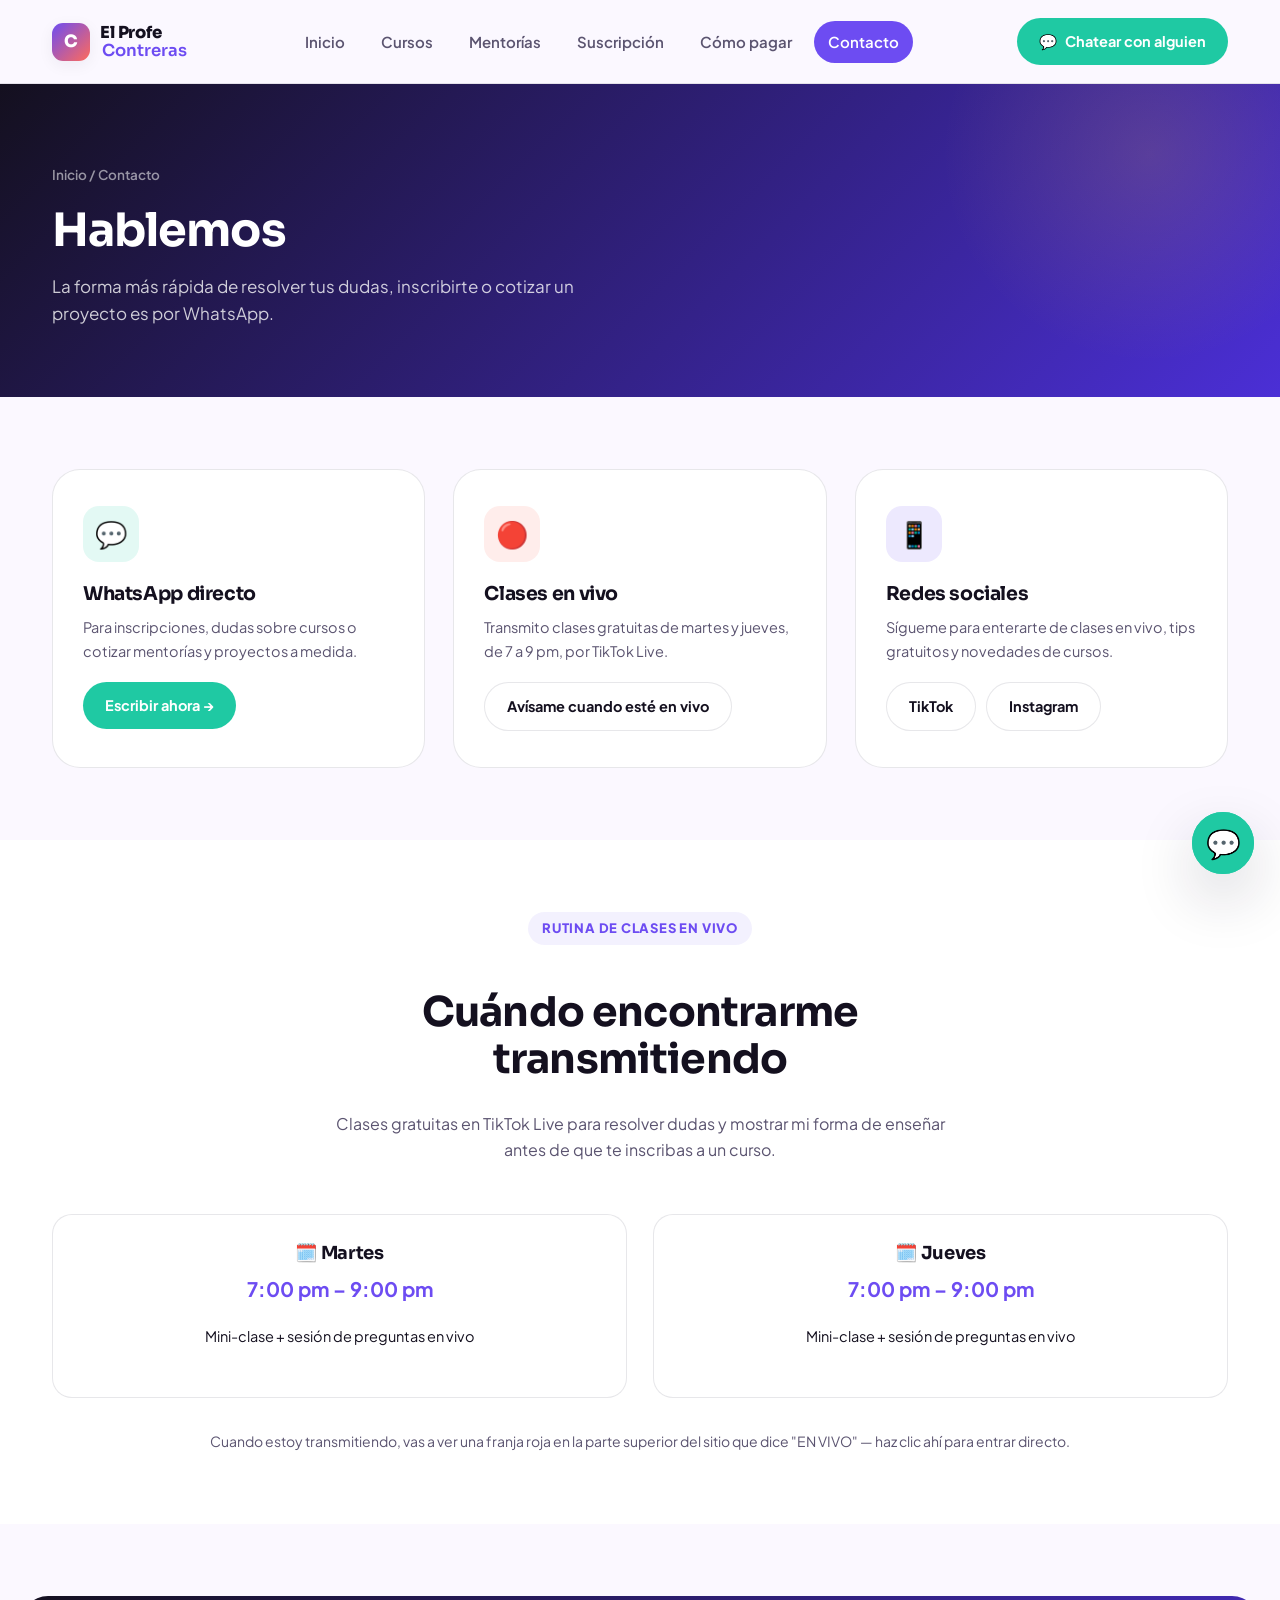
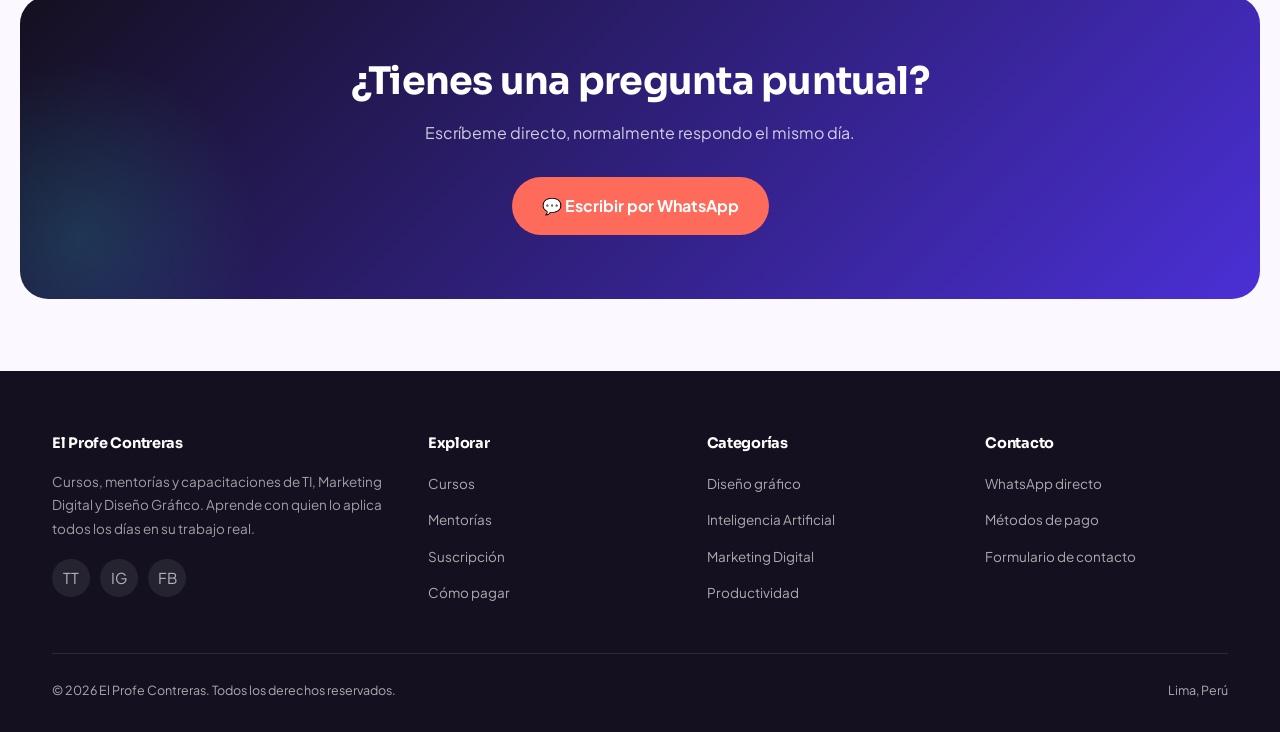
<file: contacto.html>
<!DOCTYPE html>
<html lang="es-PE">
<head>
<meta charset="UTF-8">
<meta name="viewport" content="width=device-width, initial-scale=1.0">
<title>Contacto — El Profe Contreras</title>
<meta name="description" content="Escríbeme por WhatsApp, sígueme en TikTok e Instagram, o entérate de mis próximas clases en vivo.">
<link rel="canonical" href="https://elprofecontreras.github.io/contacto.html">
<link rel="icon" href="data:image/svg+xml,<svg xmlns=%22http://www.w3.org/2000/svg%22 viewBox=%220 0 100 100%22><text y=%22.9em%22 font-size=%2290%22>📚</text></svg>">
<link rel="stylesheet" href="assets/css/estilos.css">
</head>
<body>

<div id="header-app"></div>

<section class="encabezado-pagina">
  <div class="contenedor">
    <div class="miga-pan"><a href="index.html">Inicio</a> / Contacto</div>
    <h1>Hablemos</h1>
    <p>La forma más rápida de resolver tus dudas, inscribirte o cotizar un proyecto es por WhatsApp.</p>
  </div>
</section>

<section class="seccion-compacta">
  <div class="contenedor">
    <div class="razones-grid">
      <div class="tarjeta-razon">
        <div class="icono-razon menta">💬</div>
        <h3>WhatsApp directo</h3>
        <p>Para inscripciones, dudas sobre cursos o cotizar mentorías y proyectos a medida.</p>
        <div style="margin-top:18px">
          <a href="#" class="btn btn-whatsapp" data-whatsapp-general>Escribir ahora →</a>
        </div>
      </div>

      <div class="tarjeta-razon">
        <div class="icono-razon coral">🔴</div>
        <h3>Clases en vivo</h3>
        <p id="texto-en-vivo-contacto">Transmito clases gratuitas de martes y jueves, de 7 a 9 pm, por TikTok Live.</p>
        <div style="margin-top:18px" id="boton-en-vivo-contacto"></div>
      </div>

      <div class="tarjeta-razon">
        <div class="icono-razon violeta">📱</div>
        <h3>Redes sociales</h3>
        <p>Sígueme para enterarte de clases en vivo, tips gratuitos y novedades de cursos.</p>
        <div style="display:flex;gap:10px;margin-top:18px">
          <a href="#" data-red="tiktok" target="_blank" rel="noopener" class="btn btn-ghost">TikTok</a>
          <a href="#" data-red="instagram" target="_blank" rel="noopener" class="btn btn-ghost">Instagram</a>
        </div>
      </div>
    </div>
  </div>
</section>

<!-- ===================== HORARIO DE TRANSMISIONES ===================== -->
<section class="seccion-compacta" style="background:var(--crema-card)">
  <div class="contenedor">
    <div class="encabezado-seccion centrado">
      <span class="eyebrow">Rutina de clases en vivo</span>
      <h2>Cuándo encontrarme transmitiendo</h2>
      <p>Clases gratuitas en TikTok Live para resolver dudas y mostrar mi forma de enseñar antes de que te inscribas a un curso.</p>
    </div>

    <div class="testimonios-grid">
      <div class="tarjeta-testimonio" style="text-align:center">
        <h3 style="font-size:18px;margin-bottom:8px">🗓️ Martes</h3>
        <p style="font-size:20px;font-weight:700;color:var(--violeta)">7:00 pm – 9:00 pm</p>
        <p style="margin-top:8px">Mini-clase + sesión de preguntas en vivo</p>
      </div>
      <div class="tarjeta-testimonio" style="text-align:center">
        <h3 style="font-size:18px;margin-bottom:8px">🗓️ Jueves</h3>
        <p style="font-size:20px;font-weight:700;color:var(--violeta)">7:00 pm – 9:00 pm</p>
        <p style="margin-top:8px">Mini-clase + sesión de preguntas en vivo</p>
      </div>
    </div>

    <p style="text-align:center;margin-top:32px;font-size:14px">Cuando estoy transmitiendo, vas a ver una franja roja en la parte superior del sitio que dice "EN VIVO" — haz clic ahí para entrar directo.</p>
  </div>
</section>

<section class="contenedor seccion-compacta">
  <div class="cta-final">
    <h2>¿Tienes una pregunta puntual?</h2>
    <p>Escríbeme directo, normalmente respondo el mismo día.</p>
    <div class="hero-acciones">
      <a href="#" class="btn btn-coral btn-grande" data-whatsapp-general>💬 Escribir por WhatsApp</a>
    </div>
  </div>
</section>

<div id="footer-app"></div>

<script src="assets/js/datastore.js"></script>
<script src="assets/js/componentes.js"></script>
<script>
document.addEventListener('DOMContentLoaded', () => {
  setTimeout(() => {
    const config = DataStore.getConfig();
    const boton = document.getElementById('boton-en-vivo-contacto');
    const texto = document.getElementById('texto-en-vivo-contacto');
    if (config.enVivo && boton) {
      texto.textContent = `🔴 Ahora mismo: ${config.enVivoTitulo} en ${config.enVivoPlataforma}`;
      boton.innerHTML = `<a href="${config.enVivoUrl}" target="_blank" rel="noopener" class="btn btn-coral">Entrar a la transmisión →</a>`;
    } else if (boton) {
      boton.innerHTML = `<a href="#" class="btn btn-ghost" data-whatsapp-general>Avísame cuando esté en vivo</a>`;
      configurarBotonesWhatsappLocal(config);
    }
  }, 50);
});
function configurarBotonesWhatsappLocal(config) {
  const numero = config.whatsappNumero;
  document.querySelectorAll('[data-whatsapp-general]').forEach(el => {
    el.href = `https://wa.me/${numero}?text=${encodeURIComponent(config.whatsappMensaje)}`;
  });
}
</script>
</body>
</html>
</file>
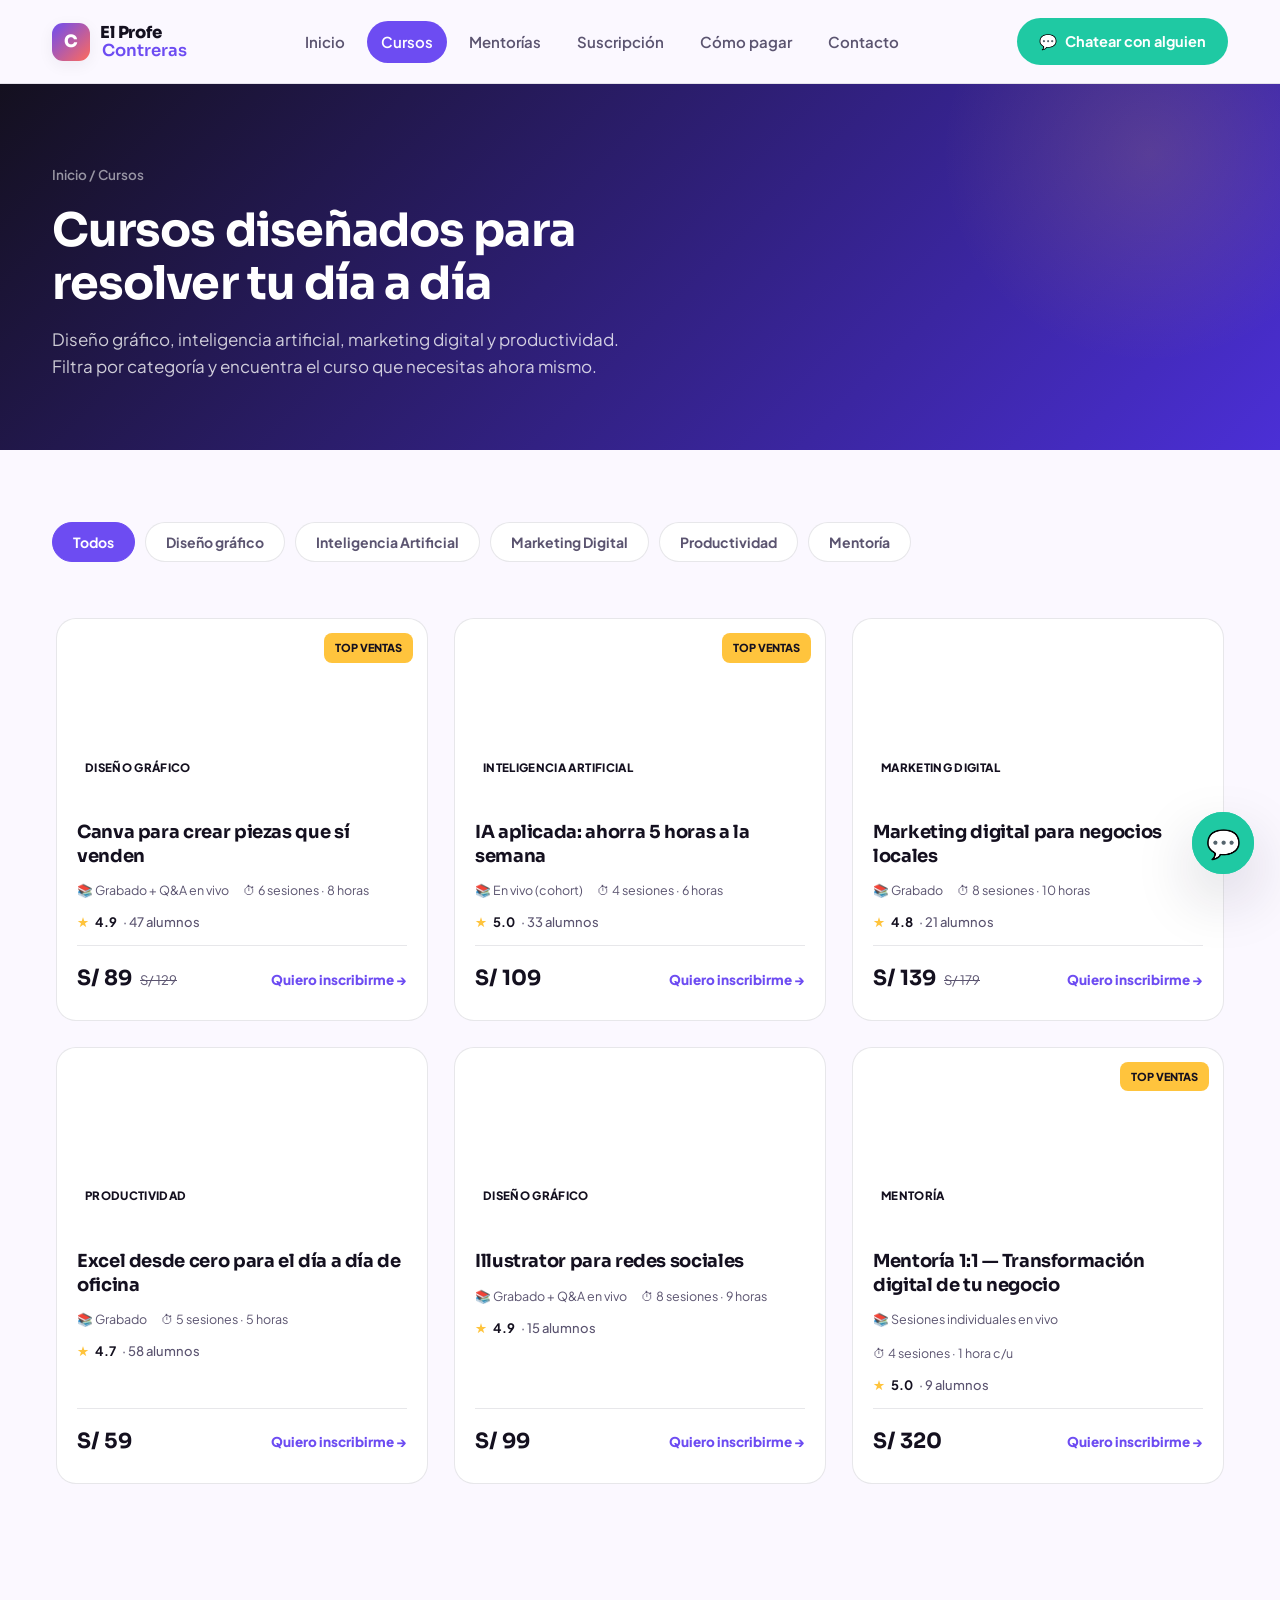
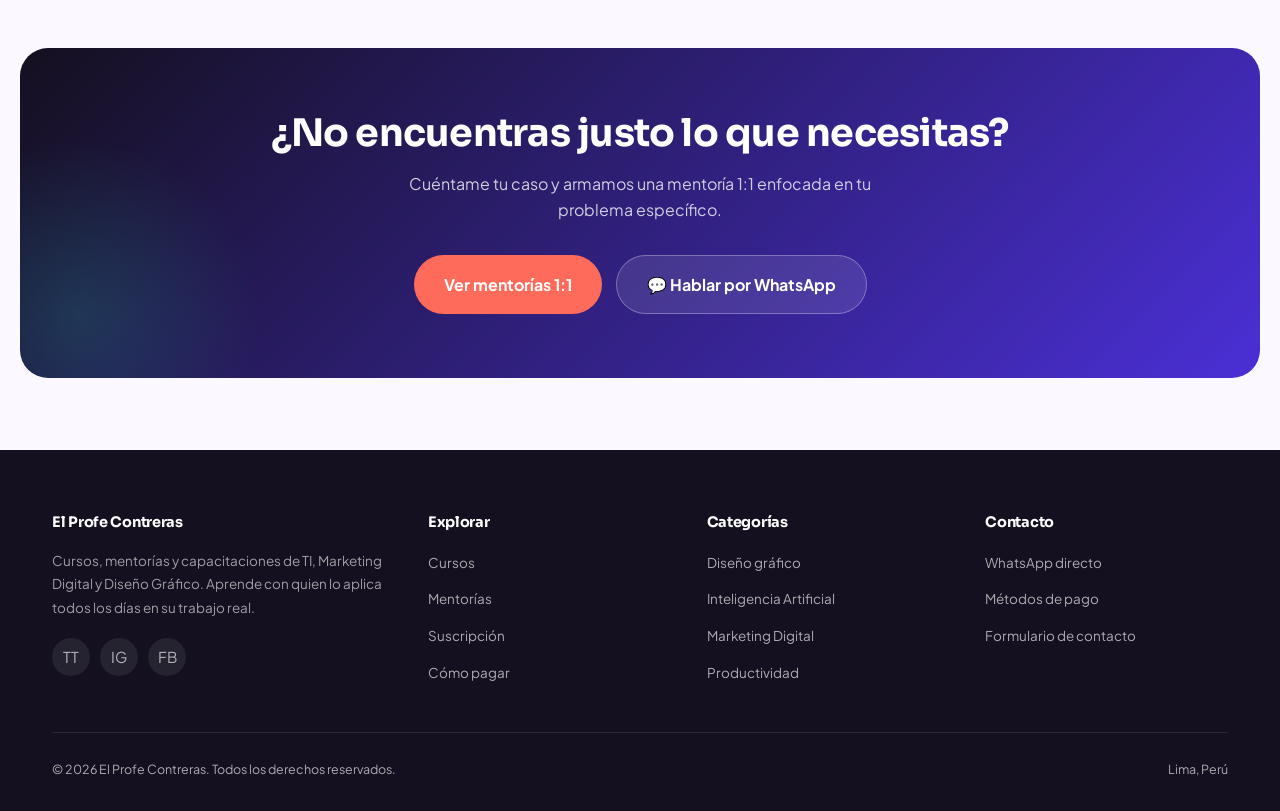
<file: cursos.html>
<!DOCTYPE html>
<html lang="es-PE">
<head>
<meta charset="UTF-8">
<meta name="viewport" content="width=device-width, initial-scale=1.0">
<title>Catálogo de cursos — El Profe Contreras</title>
<meta name="description" content="Catálogo completo de cursos de Canva, Illustrator, IA aplicada, marketing digital y Excel. Cursos prácticos con clases en vivo y pago por Yape o Plin.">
<link rel="canonical" href="https://elprofecontreras.github.io/cursos.html">
<link rel="icon" href="data:image/svg+xml,<svg xmlns=%22http://www.w3.org/2000/svg%22 viewBox=%220 0 100 100%22><text y=%22.9em%22 font-size=%2290%22>📚</text></svg>">
<link rel="stylesheet" href="assets/css/estilos.css">
</head>
<body>

<div id="header-app"></div>

<section class="encabezado-pagina">
  <div class="contenedor">
    <div class="miga-pan"><a href="index.html">Inicio</a> / Cursos</div>
    <h1>Cursos diseñados para resolver tu día a día</h1>
    <p>Diseño gráfico, inteligencia artificial, marketing digital y productividad. Filtra por categoría y encuentra el curso que necesitas ahora mismo.</p>
  </div>
</section>

<section class="seccion-compacta">
  <div class="contenedor">
    <div class="categorias-slider" id="categorias-slider"></div>

    <div class="slider-cursos-wrap">
      <div class="slider-cursos modo-grid" id="slider-cursos"></div>
    </div>
  </div>
</section>

<!-- ===================== CTA hacia mentoría ===================== -->
<section class="contenedor seccion-compacta">
  <div class="cta-final">
    <h2>¿No encuentras justo lo que necesitas?</h2>
    <p>Cuéntame tu caso y armamos una mentoría 1:1 enfocada en tu problema específico.</p>
    <div class="hero-acciones">
      <a href="mentorias.html" class="btn btn-coral btn-grande">Ver mentorías 1:1</a>
      <a href="#" class="btn btn-ghost-claro btn-grande" data-whatsapp-general>💬 Hablar por WhatsApp</a>
    </div>
  </div>
</section>

<div id="footer-app"></div>

<script src="assets/js/datastore.js"></script>
<script src="assets/js/componentes.js"></script>
<script src="assets/js/cursos-planes.js"></script>
</body>
</html>
</file>
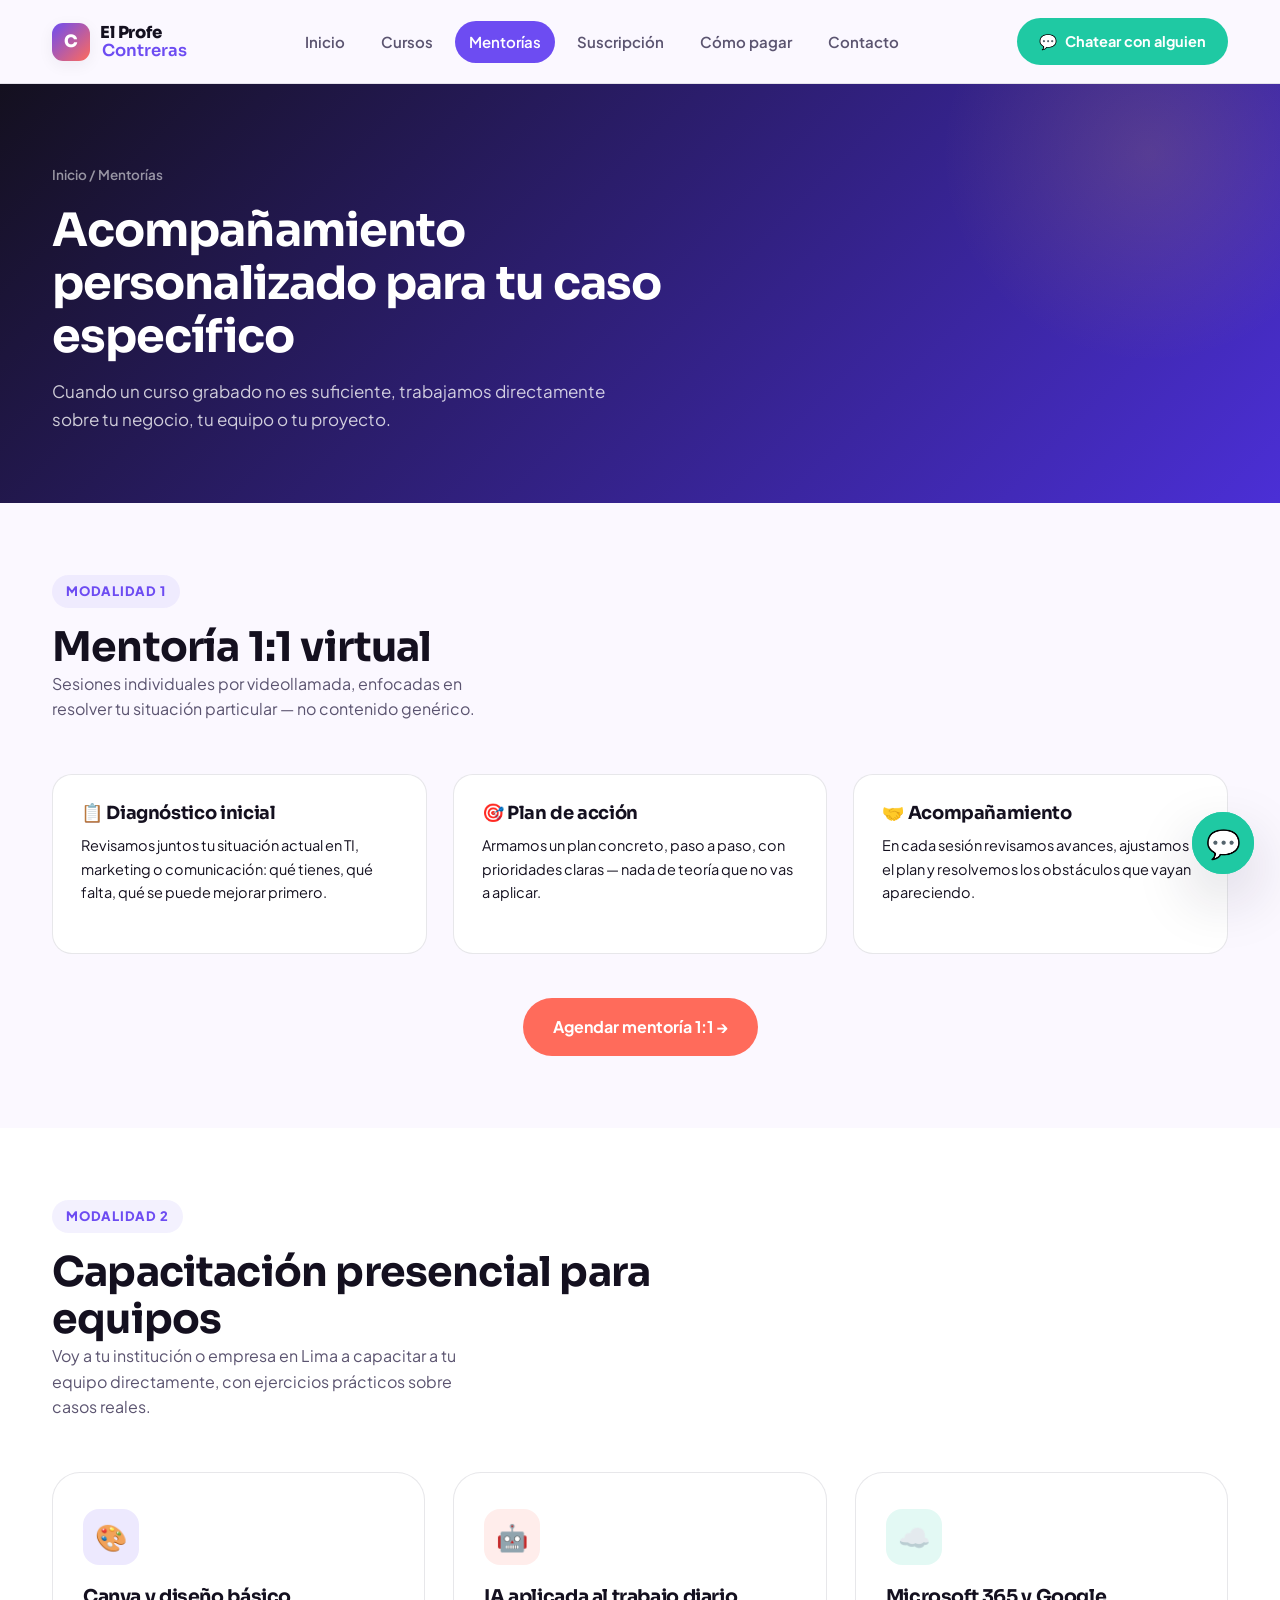
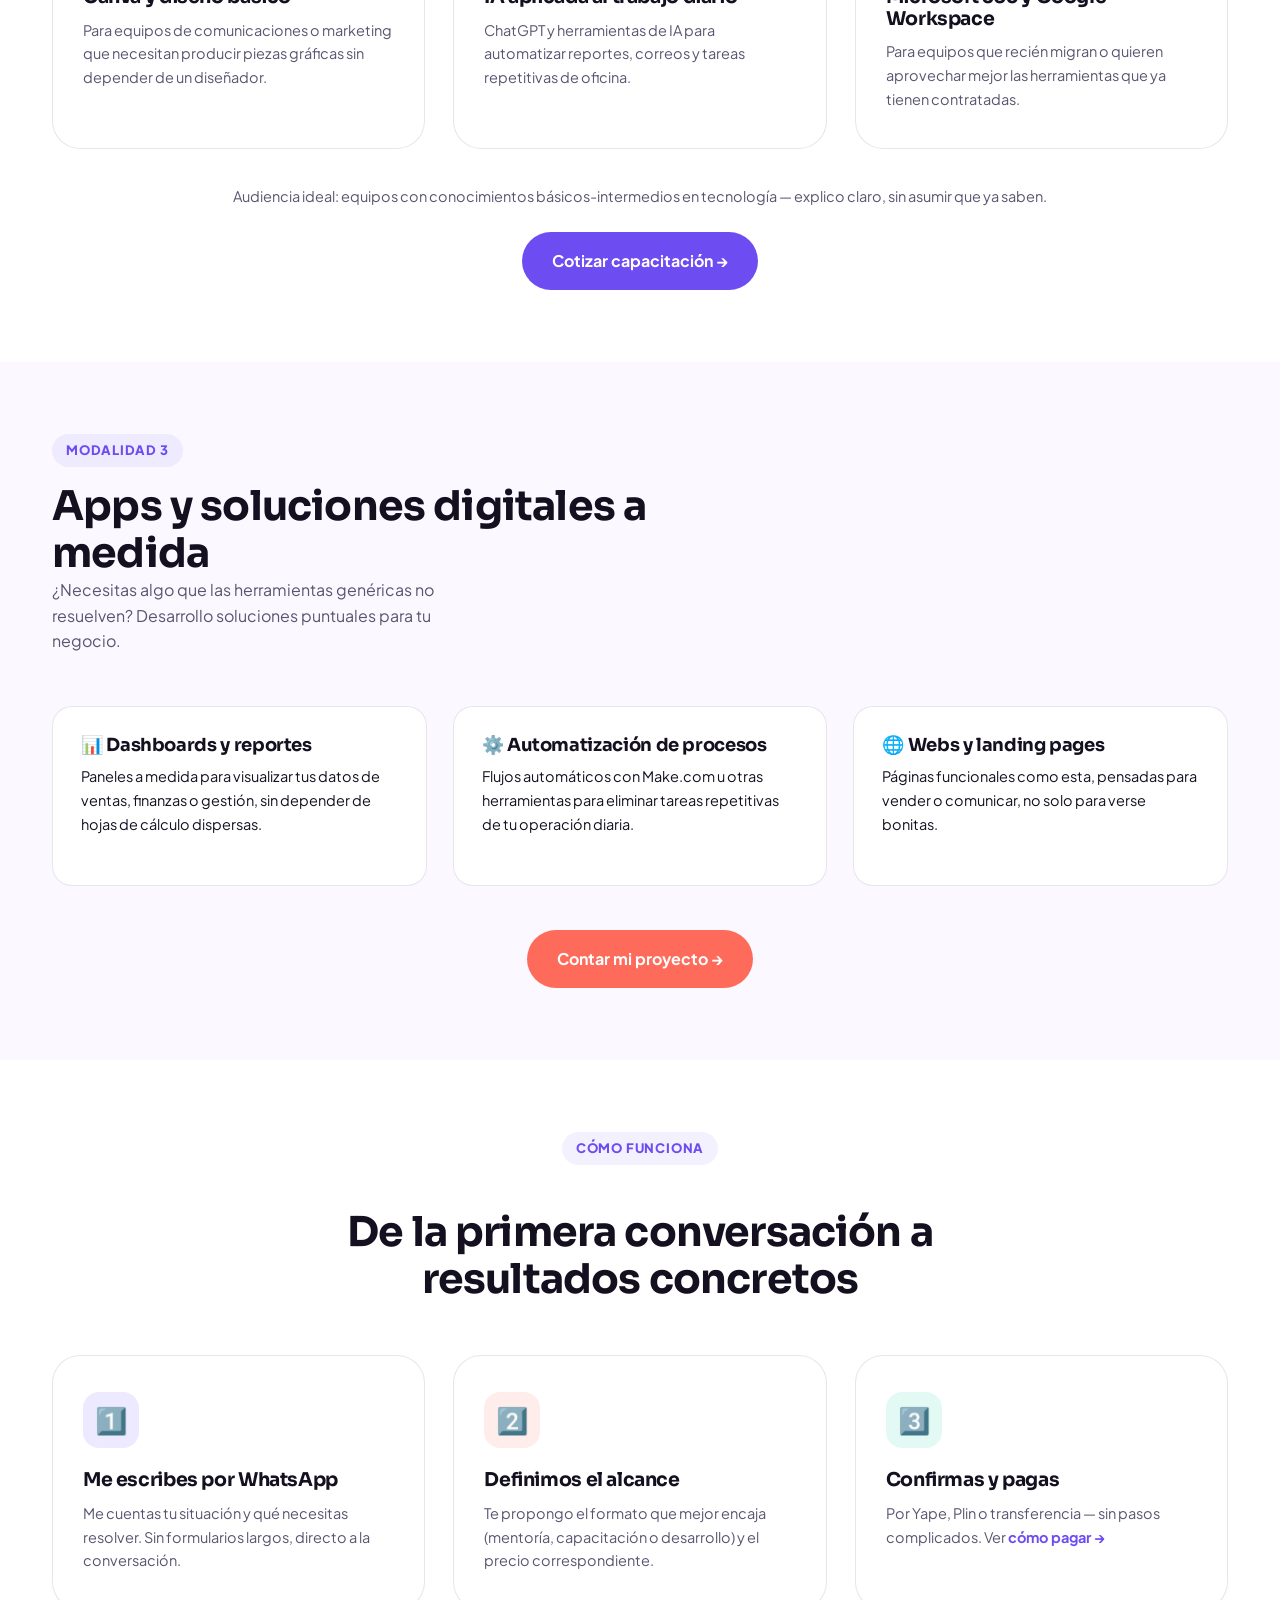
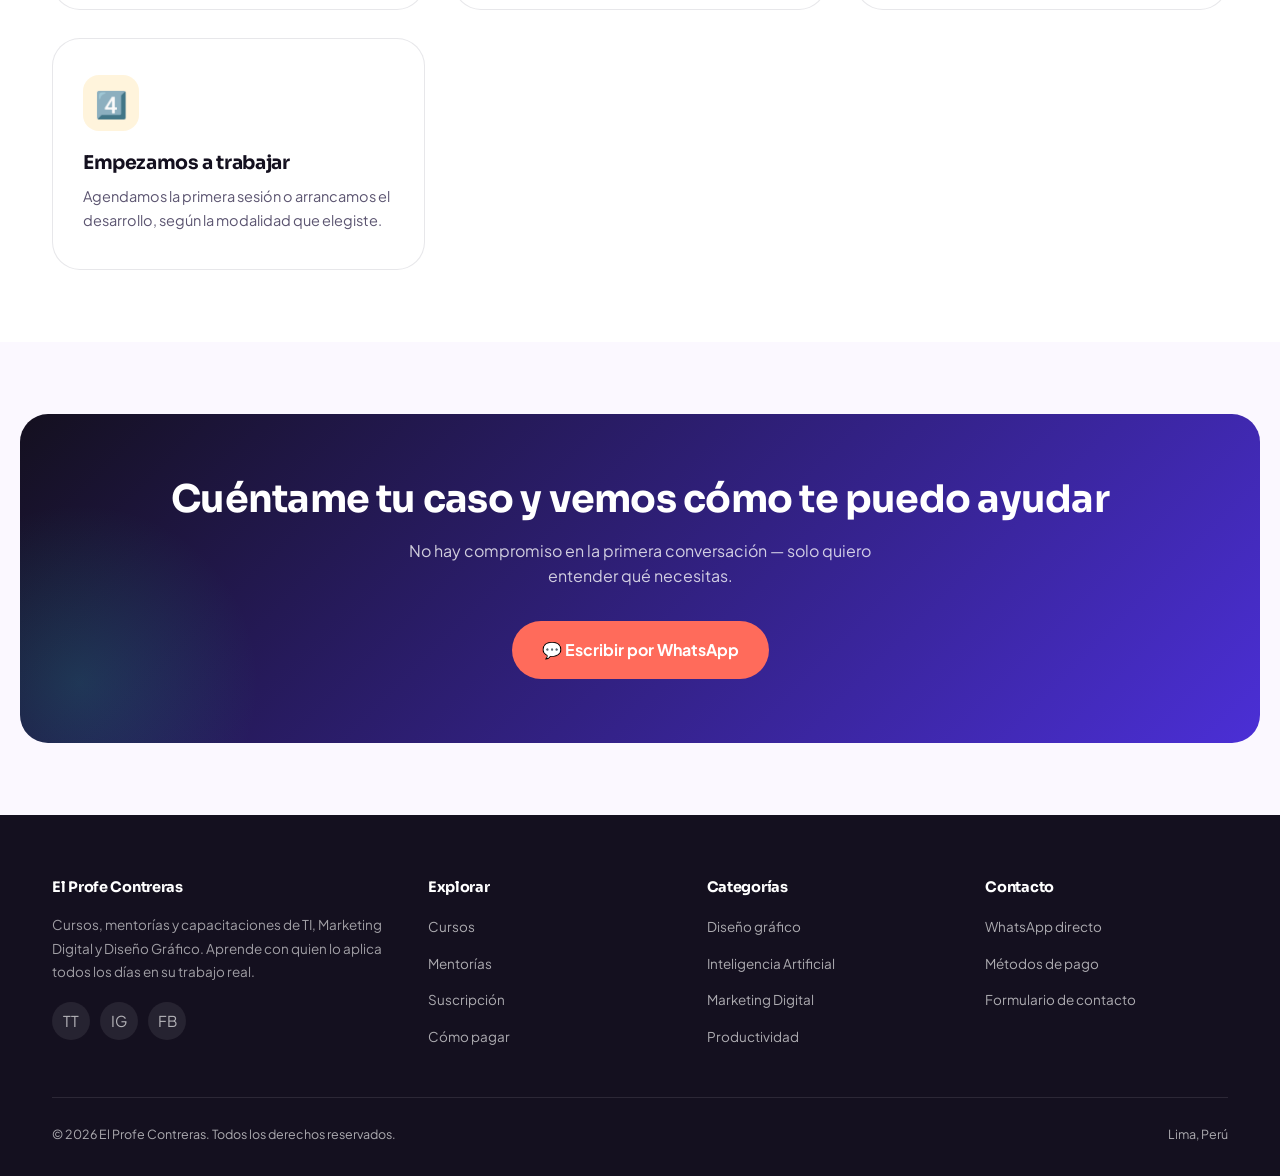
<file: mentorias.html>
<!DOCTYPE html>
<html lang="es-PE">
<head>
<meta charset="UTF-8">
<meta name="viewport" content="width=device-width, initial-scale=1.0">
<title>Mentorías 1:1 y capacitación presencial — El Profe Contreras</title>
<meta name="description" content="Mentoría individual de TI, marketing y diseño, capacitación presencial para equipos y desarrollo de apps a medida. Agenda por WhatsApp.">
<link rel="canonical" href="https://elprofecontreras.github.io/mentorias.html">
<link rel="icon" href="data:image/svg+xml,<svg xmlns=%22http://www.w3.org/2000/svg%22 viewBox=%220 0 100 100%22><text y=%22.9em%22 font-size=%2290%22>📚</text></svg>">
<link rel="stylesheet" href="assets/css/estilos.css">
</head>
<body>

<div id="header-app"></div>

<section class="encabezado-pagina">
  <div class="contenedor">
    <div class="miga-pan"><a href="index.html">Inicio</a> / Mentorías</div>
    <h1>Acompañamiento personalizado para tu caso específico</h1>
    <p>Cuando un curso grabado no es suficiente, trabajamos directamente sobre tu negocio, tu equipo o tu proyecto.</p>
  </div>
</section>

<!-- ===================== MENTORÍA 1:1 ===================== -->
<section class="seccion-compacta">
  <div class="contenedor">
    <div class="encabezado-seccion">
      <div>
        <span class="eyebrow">Modalidad 1</span>
        <h2>Mentoría 1:1 virtual</h2>
        <p>Sesiones individuales por videollamada, enfocadas en resolver tu situación particular — no contenido genérico.</p>
      </div>
    </div>

    <div class="testimonios-grid">
      <div class="tarjeta-testimonio">
        <h3 style="font-size:18px;margin-bottom:10px">📋 Diagnóstico inicial</h3>
        <p>Revisamos juntos tu situación actual en TI, marketing o comunicación: qué tienes, qué falta, qué se puede mejorar primero.</p>
      </div>
      <div class="tarjeta-testimonio">
        <h3 style="font-size:18px;margin-bottom:10px">🎯 Plan de acción</h3>
        <p>Armamos un plan concreto, paso a paso, con prioridades claras — nada de teoría que no vas a aplicar.</p>
      </div>
      <div class="tarjeta-testimonio">
        <h3 style="font-size:18px;margin-bottom:10px">🤝 Acompañamiento</h3>
        <p>En cada sesión revisamos avances, ajustamos el plan y resolvemos los obstáculos que vayan apareciendo.</p>
      </div>
    </div>

    <div style="text-align:center;margin-top:44px">
      <a href="#" class="btn btn-coral btn-grande" onclick="abrirWhatsappTexto('Hola Profe 👋, quiero agendar una mentoría 1:1. ¿Me cuentas cómo funciona y los horarios disponibles?')">Agendar mentoría 1:1 →</a>
    </div>
  </div>
</section>

<!-- ===================== CAPACITACIÓN PRESENCIAL ===================== -->
<section class="seccion-compacta" style="background:var(--crema-card)">
  <div class="contenedor">
    <div class="encabezado-seccion">
      <div>
        <span class="eyebrow">Modalidad 2</span>
        <h2>Capacitación presencial para equipos</h2>
        <p>Voy a tu institución o empresa en Lima a capacitar a tu equipo directamente, con ejercicios prácticos sobre casos reales.</p>
      </div>
    </div>

    <div class="razones-grid">
      <div class="tarjeta-razon">
        <div class="icono-razon violeta">🎨</div>
        <h3>Canva y diseño básico</h3>
        <p>Para equipos de comunicaciones o marketing que necesitan producir piezas gráficas sin depender de un diseñador.</p>
      </div>
      <div class="tarjeta-razon">
        <div class="icono-razon coral">🤖</div>
        <h3>IA aplicada al trabajo diario</h3>
        <p>ChatGPT y herramientas de IA para automatizar reportes, correos y tareas repetitivas de oficina.</p>
      </div>
      <div class="tarjeta-razon">
        <div class="icono-razon menta">☁️</div>
        <h3>Microsoft 365 y Google Workspace</h3>
        <p>Para equipos que recién migran o quieren aprovechar mejor las herramientas que ya tienen contratadas.</p>
      </div>
    </div>

    <p style="text-align:center;margin-top:36px;font-size:14.5px">Audiencia ideal: equipos con conocimientos básicos-intermedios en tecnología — explico claro, sin asumir que ya saben.</p>

    <div style="text-align:center;margin-top:24px">
      <a href="#" class="btn btn-primario btn-grande" onclick="abrirWhatsappTexto('Hola Profe 👋, quiero cotizar una capacitación presencial para mi equipo. ¿Me ayudas con los detalles?')">Cotizar capacitación →</a>
    </div>
  </div>
</section>

<!-- ===================== APPS Y SOLUCIONES A MEDIDA ===================== -->
<section class="seccion-compacta">
  <div class="contenedor">
    <div class="encabezado-seccion">
      <div>
        <span class="eyebrow">Modalidad 3</span>
        <h2>Apps y soluciones digitales a medida</h2>
        <p>¿Necesitas algo que las herramientas genéricas no resuelven? Desarrollo soluciones puntuales para tu negocio.</p>
      </div>
    </div>

    <div class="testimonios-grid">
      <div class="tarjeta-testimonio">
        <h3 style="font-size:18px;margin-bottom:10px">📊 Dashboards y reportes</h3>
        <p>Paneles a medida para visualizar tus datos de ventas, finanzas o gestión, sin depender de hojas de cálculo dispersas.</p>
      </div>
      <div class="tarjeta-testimonio">
        <h3 style="font-size:18px;margin-bottom:10px">⚙️ Automatización de procesos</h3>
        <p>Flujos automáticos con Make.com u otras herramientas para eliminar tareas repetitivas de tu operación diaria.</p>
      </div>
      <div class="tarjeta-testimonio">
        <h3 style="font-size:18px;margin-bottom:10px">🌐 Webs y landing pages</h3>
        <p>Páginas funcionales como esta, pensadas para vender o comunicar, no solo para verse bonitas.</p>
      </div>
    </div>

    <div style="text-align:center;margin-top:44px">
      <a href="#" class="btn btn-coral btn-grande" onclick="abrirWhatsappTexto('Hola Profe 👋, tengo un proyecto en mente y quiero contarte para ver si me puedes ayudar a desarrollarlo.')">Contar mi proyecto →</a>
    </div>
  </div>
</section>

<!-- ===================== PROCESO ===================== -->
<section class="seccion-compacta" style="background:var(--crema-card)">
  <div class="contenedor">
    <div class="encabezado-seccion centrado">
      <span class="eyebrow">Cómo funciona</span>
      <h2>De la primera conversación a resultados concretos</h2>
    </div>

    <div class="razones-grid">
      <div class="tarjeta-razon">
        <div class="icono-razon violeta">1️⃣</div>
        <h3>Me escribes por WhatsApp</h3>
        <p>Me cuentas tu situación y qué necesitas resolver. Sin formularios largos, directo a la conversación.</p>
      </div>
      <div class="tarjeta-razon">
        <div class="icono-razon coral">2️⃣</div>
        <h3>Definimos el alcance</h3>
        <p>Te propongo el formato que mejor encaja (mentoría, capacitación o desarrollo) y el precio correspondiente.</p>
      </div>
      <div class="tarjeta-razon">
        <div class="icono-razon menta">3️⃣</div>
        <h3>Confirmas y pagas</h3>
        <p>Por Yape, Plin o transferencia — sin pasos complicados. Ver <a href="como-pagar.html" style="color:var(--violeta);font-weight:700">cómo pagar →</a></p>
      </div>
      <div class="tarjeta-razon">
        <div class="icono-razon amarillo">4️⃣</div>
        <h3>Empezamos a trabajar</h3>
        <p>Agendamos la primera sesión o arrancamos el desarrollo, según la modalidad que elegiste.</p>
      </div>
    </div>
  </div>
</section>

<section class="contenedor seccion-compacta">
  <div class="cta-final">
    <h2>Cuéntame tu caso y vemos cómo te puedo ayudar</h2>
    <p>No hay compromiso en la primera conversación — solo quiero entender qué necesitas.</p>
    <div class="hero-acciones">
      <a href="#" class="btn btn-coral btn-grande" data-whatsapp-general>💬 Escribir por WhatsApp</a>
    </div>
  </div>
</section>

<div id="footer-app"></div>

<script src="assets/js/datastore.js"></script>
<script src="assets/js/componentes.js"></script>
</body>
</html>
</file>
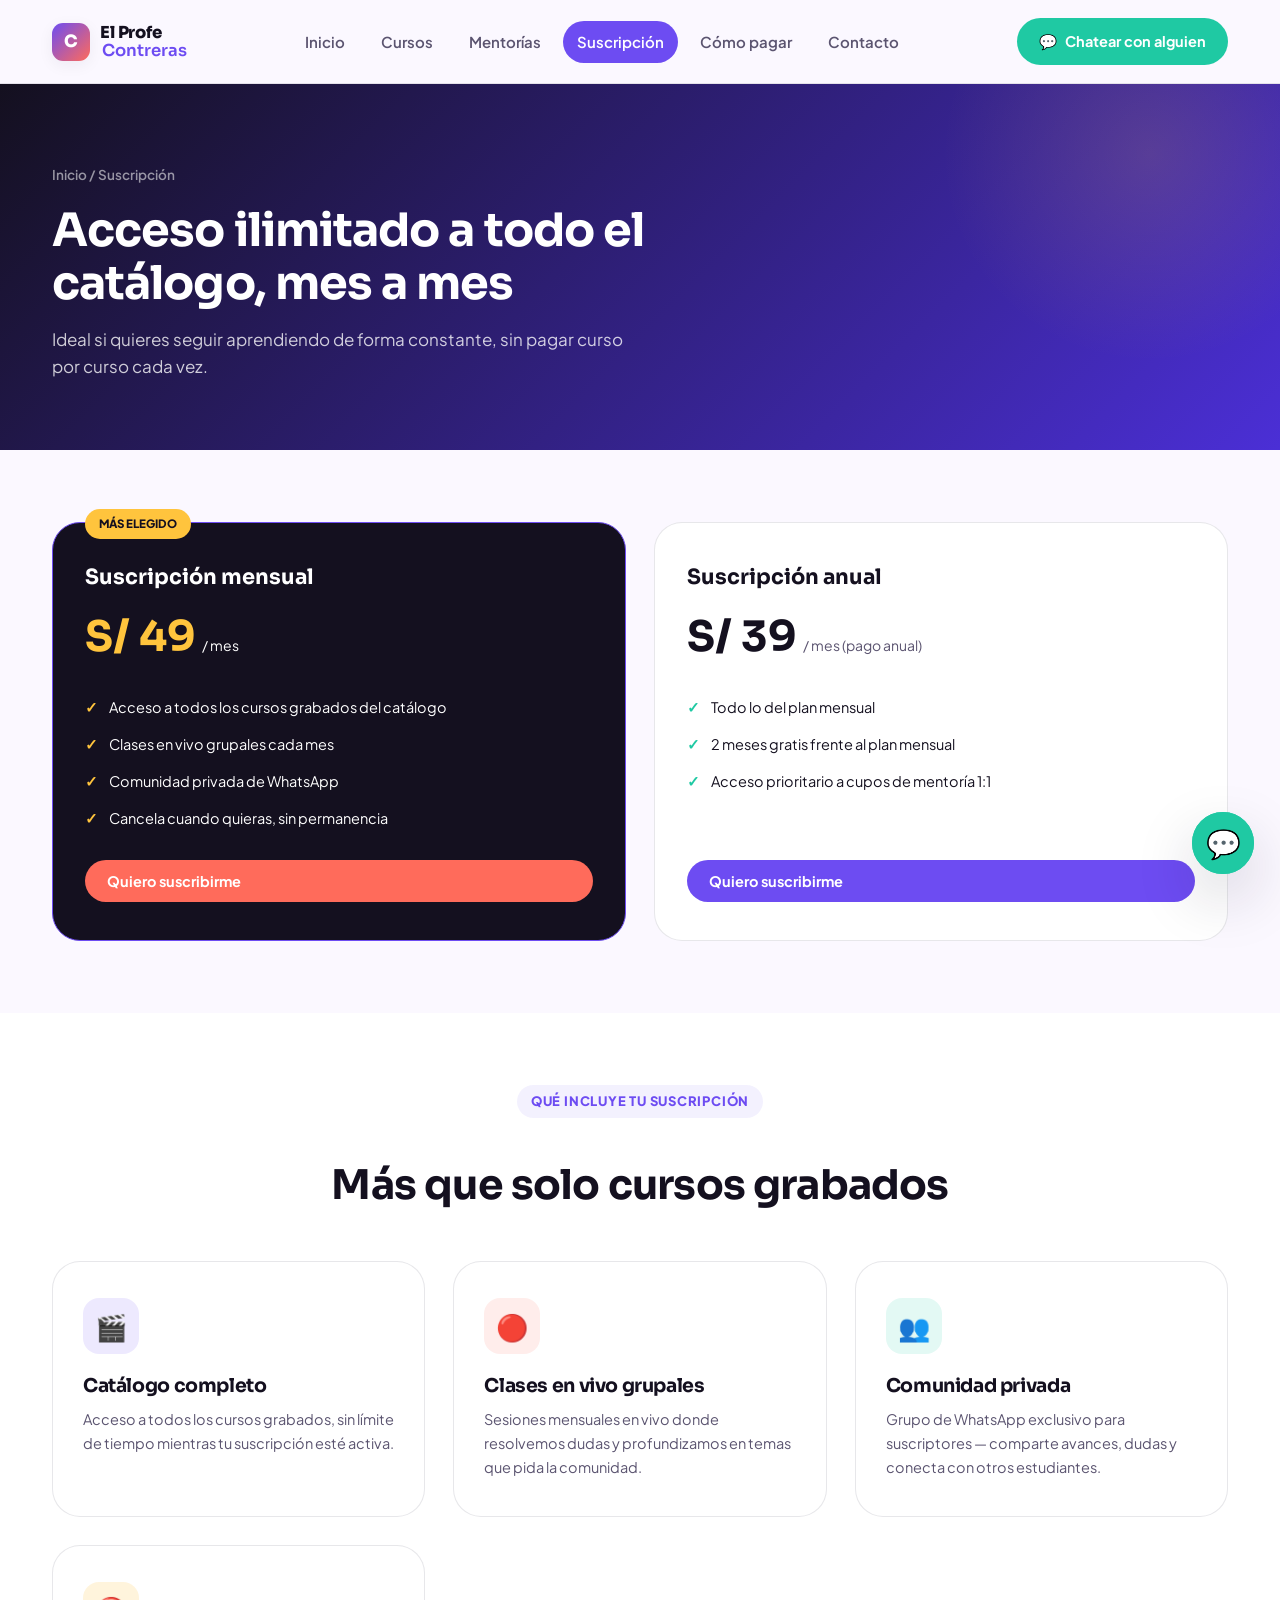
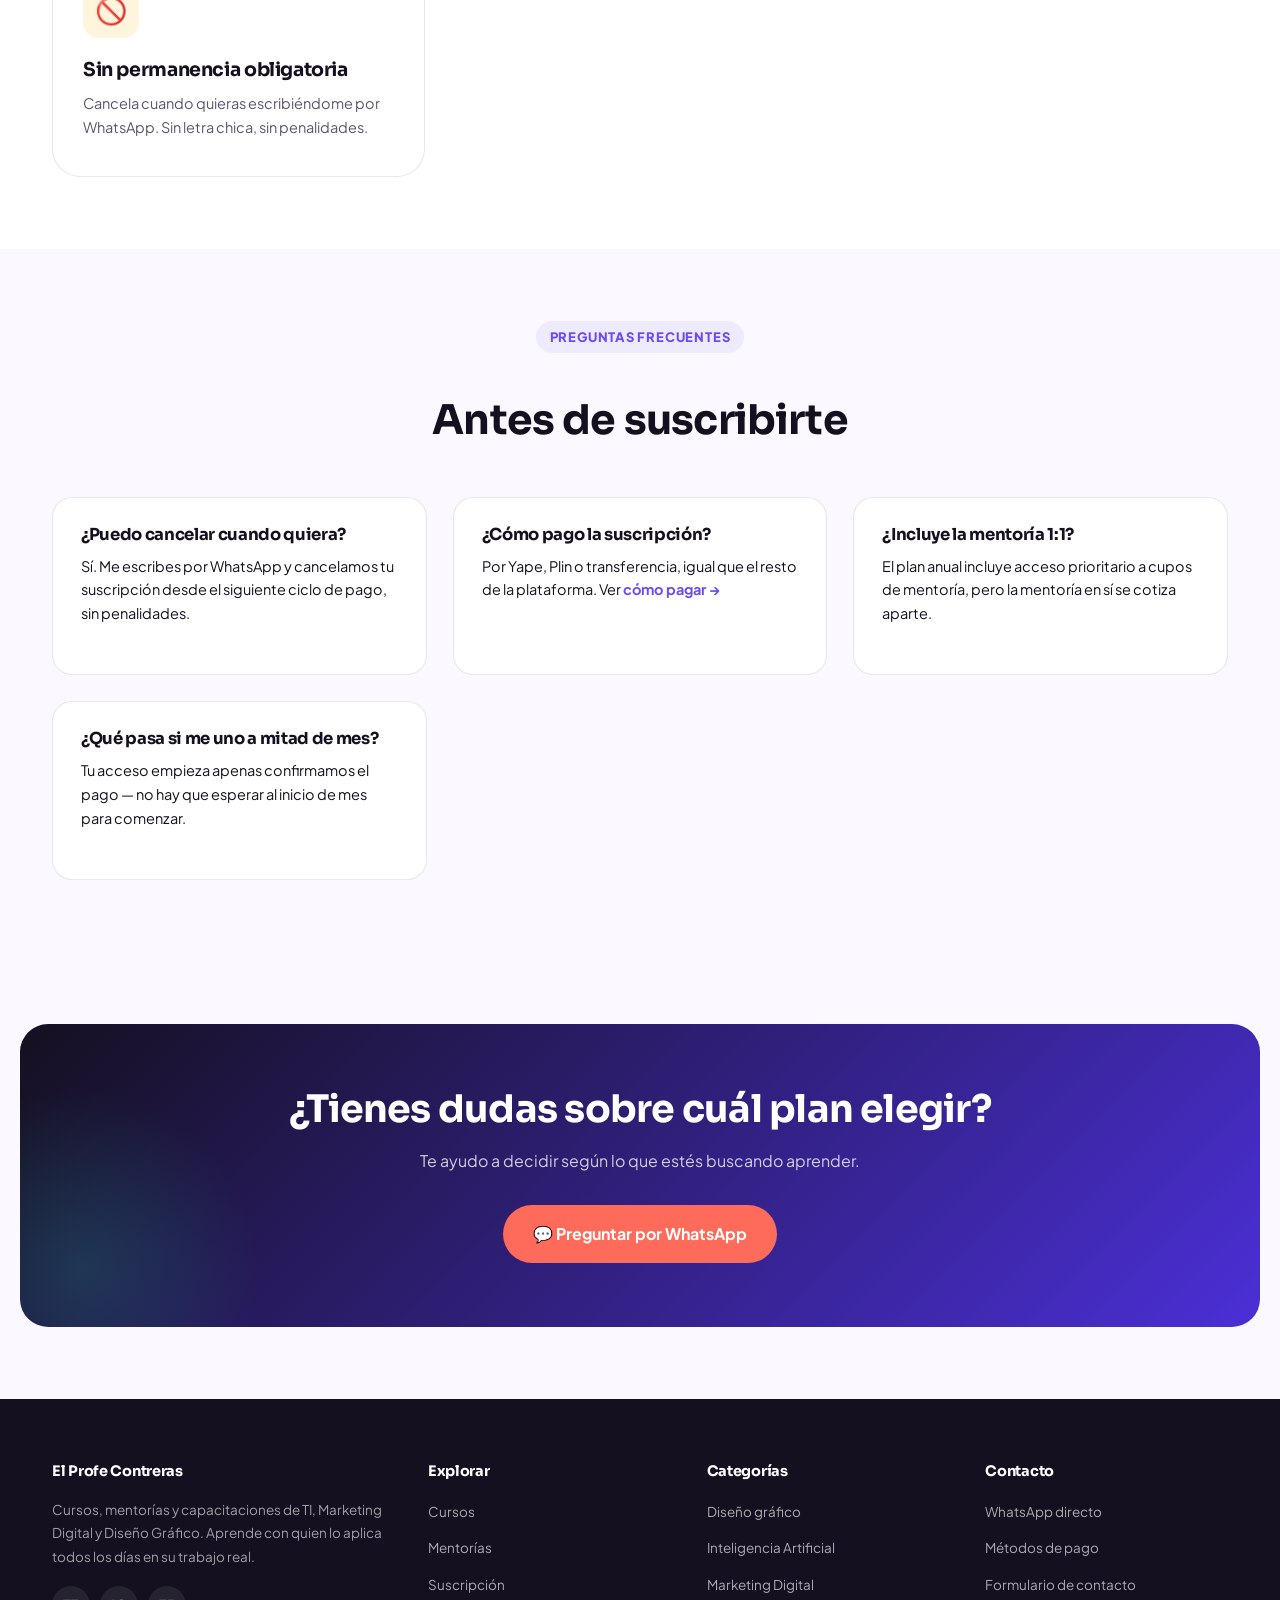
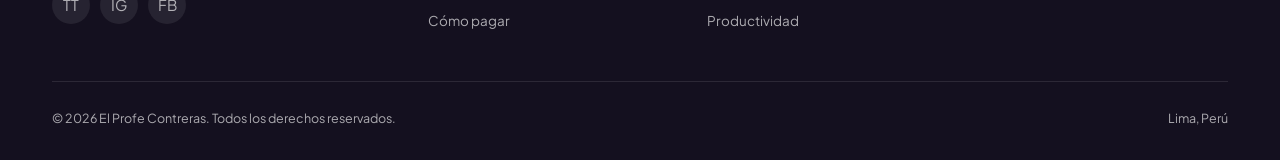
<file: planes.html>
<!DOCTYPE html>
<html lang="es-PE">
<head>
<meta charset="UTF-8">
<meta name="viewport" content="width=device-width, initial-scale=1.0">
<title>Suscripción mensual — El Profe Contreras</title>
<meta name="description" content="Suscríbete y accede a todo el catálogo de cursos, clases en vivo grupales y comunidad privada. Cancela cuando quieras.">
<link rel="canonical" href="https://elprofecontreras.github.io/planes.html">
<link rel="icon" href="data:image/svg+xml,<svg xmlns=%22http://www.w3.org/2000/svg%22 viewBox=%220 0 100 100%22><text y=%22.9em%22 font-size=%2290%22>📚</text></svg>">
<link rel="stylesheet" href="assets/css/estilos.css">
</head>
<body>

<div id="header-app"></div>

<section class="encabezado-pagina">
  <div class="contenedor">
    <div class="miga-pan"><a href="index.html">Inicio</a> / Suscripción</div>
    <h1>Acceso ilimitado a todo el catálogo, mes a mes</h1>
    <p>Ideal si quieres seguir aprendiendo de forma constante, sin pagar curso por curso cada vez.</p>
  </div>
</section>

<section class="seccion-compacta">
  <div class="contenedor">
    <div class="planes-grid" id="planes-grid"></div>
  </div>
</section>

<!-- ===================== QUÉ INCLUYE ===================== -->
<section class="seccion-compacta" style="background:var(--crema-card)">
  <div class="contenedor">
    <div class="encabezado-seccion centrado">
      <span class="eyebrow">Qué incluye tu suscripción</span>
      <h2>Más que solo cursos grabados</h2>
    </div>

    <div class="razones-grid">
      <div class="tarjeta-razon">
        <div class="icono-razon violeta">🎬</div>
        <h3>Catálogo completo</h3>
        <p>Acceso a todos los cursos grabados, sin límite de tiempo mientras tu suscripción esté activa.</p>
      </div>
      <div class="tarjeta-razon">
        <div class="icono-razon coral">🔴</div>
        <h3>Clases en vivo grupales</h3>
        <p>Sesiones mensuales en vivo donde resolvemos dudas y profundizamos en temas que pida la comunidad.</p>
      </div>
      <div class="tarjeta-razon">
        <div class="icono-razon menta">👥</div>
        <h3>Comunidad privada</h3>
        <p>Grupo de WhatsApp exclusivo para suscriptores — comparte avances, dudas y conecta con otros estudiantes.</p>
      </div>
      <div class="tarjeta-razon">
        <div class="icono-razon amarillo">🚫</div>
        <h3>Sin permanencia obligatoria</h3>
        <p>Cancela cuando quieras escribiéndome por WhatsApp. Sin letra chica, sin penalidades.</p>
      </div>
    </div>
  </div>
</section>

<!-- ===================== FAQ ===================== -->
<section class="seccion-compacta">
  <div class="contenedor">
    <div class="encabezado-seccion centrado">
      <span class="eyebrow">Preguntas frecuentes</span>
      <h2>Antes de suscribirte</h2>
    </div>

    <div class="testimonios-grid">
      <div class="tarjeta-testimonio">
        <h3 style="font-size:16.5px;margin-bottom:10px">¿Puedo cancelar cuando quiera?</h3>
        <p>Sí. Me escribes por WhatsApp y cancelamos tu suscripción desde el siguiente ciclo de pago, sin penalidades.</p>
      </div>
      <div class="tarjeta-testimonio">
        <h3 style="font-size:16.5px;margin-bottom:10px">¿Cómo pago la suscripción?</h3>
        <p>Por Yape, Plin o transferencia, igual que el resto de la plataforma. Ver <a href="como-pagar.html" style="color:var(--violeta);font-weight:700">cómo pagar →</a></p>
      </div>
      <div class="tarjeta-testimonio">
        <h3 style="font-size:16.5px;margin-bottom:10px">¿Incluye la mentoría 1:1?</h3>
        <p>El plan anual incluye acceso prioritario a cupos de mentoría, pero la mentoría en sí se cotiza aparte.</p>
      </div>
      <div class="tarjeta-testimonio">
        <h3 style="font-size:16.5px;margin-bottom:10px">¿Qué pasa si me uno a mitad de mes?</h3>
        <p>Tu acceso empieza apenas confirmamos el pago — no hay que esperar al inicio de mes para comenzar.</p>
      </div>
    </div>
  </div>
</section>

<section class="contenedor seccion-compacta">
  <div class="cta-final">
    <h2>¿Tienes dudas sobre cuál plan elegir?</h2>
    <p>Te ayudo a decidir según lo que estés buscando aprender.</p>
    <div class="hero-acciones">
      <a href="#" class="btn btn-coral btn-grande" data-whatsapp-general>💬 Preguntar por WhatsApp</a>
    </div>
  </div>
</section>

<div id="footer-app"></div>

<script src="assets/js/datastore.js"></script>
<script src="assets/js/componentes.js"></script>
<script>
document.addEventListener('DOMContentLoaded', () => {
  renderizarPlanesEnPagina();
});
function renderizarPlanesEnPagina() {
  const contenedor = document.getElementById('planes-grid');
  if (!contenedor) return;
  const planes = DataStore.getPlanesVisibles();
  contenedor.innerHTML = planes.map(plan => `
    <div class="tarjeta-plan ${plan.destacado ? 'destacado' : ''}">
      ${plan.destacado ? '<span class="plan-badge">Más elegido</span>' : ''}
      <span class="plan-nombre">${plan.nombre}</span>
      <div class="plan-precio"><strong>S/ ${plan.precio}</strong><span>/ ${plan.periodo}</span></div>
      <ul class="plan-beneficios">${plan.beneficios.map(b => `<li>${b}</li>`).join('')}</ul>
      <button class="btn ${plan.destacado ? 'btn-coral' : 'btn-primario'}" onclick="abrirWhatsappPlan('${plan.nombre.replace(/'/g, "\\'")}')">Quiero suscribirme</button>
    </div>
  `).join('');
}
</script>
</body>
</html>
</file>
<file: assets/css/estilos.css>
/* ===================================================================
   EL PROFE CONTRERAS — Sistema de diseño v2
   Paleta vibrante (violeta eléctrico + coral + verde menta)
   Tipografía: Sora (display, geométrica y moderna) + Plus Jakarta Sans (cuerpo)
   Inspirado en la disposición de Domestika, con identidad propia.
   =================================================================== */

@import url('https://fonts.googleapis.com/css2?family=Sora:wght@400;500;600;700;800&family=Plus+Jakarta+Sans:wght@400;500;600;700;800&display=swap');

:root {
  /* ---- Paleta vibrante ---- */
  --violeta: #6D4CF2;
  --violeta-oscuro: #4B2FD6;
  --violeta-tinta: #1C1530;
  --coral: #FF6B5B;
  --coral-fuerte: #F5503D;
  --menta: #1FC9A3;
  --menta-fuerte: #0EA989;
  --amarillo: #FFC43D;
  --tinta: #14101F;
  --tinta-suave: #2B2440;
  --crema: #FBF8FF;
  --crema-card: #FFFFFF;
  --gris-texto: #5B5470;
  --gris-borde: rgba(28, 21, 48, 0.1);
  --sombra-sm: 0 4px 16px rgba(28, 21, 48, 0.06);
  --sombra-md: 0 12px 32px rgba(28, 21, 48, 0.12);
  --sombra-lg: 0 24px 60px rgba(28, 21, 48, 0.18);

  /* ---- Tipografía ---- */
  --font-display: 'Sora', sans-serif;
  --font-body: 'Plus Jakarta Sans', sans-serif;

  /* ---- Espaciado generoso (la queja principal era "todo muy pegado") ---- */
  --espacio-seccion: 120px;
  --espacio-seccion-movil: 64px;
  --radio-sm: 12px;
  --radio-md: 20px;
  --radio-lg: 28px;
  --radio-pill: 999px;
  --contenedor-max: 1240px;
}

* { box-sizing: border-box; margin: 0; padding: 0; }
html { scroll-behavior: smooth; }

body {
  font-family: var(--font-body);
  background: var(--crema);
  color: var(--tinta);
  line-height: 1.6;
  -webkit-font-smoothing: antialiased;
  font-size: 16px;
}

img { max-width: 100%; display: block; }
a { color: inherit; text-decoration: none; }
button { font-family: inherit; cursor: pointer; border: none; background: none; }
ul { list-style: none; }

.contenedor {
  max-width: var(--contenedor-max);
  margin: 0 auto;
  padding: 0 32px;
}

a:focus-visible, button:focus-visible, input:focus-visible, textarea:focus-visible {
  outline: 3px solid var(--violeta);
  outline-offset: 2px;
}

@media (prefers-reduced-motion: reduce) {
  *, *::before, *::after {
    animation-duration: 0.01ms !important;
    animation-iteration-count: 1 !important;
    transition-duration: 0.01ms !important;
    scroll-behavior: auto !important;
  }
}

/* ===================== TIPOGRAFÍA BASE ===================== */
h1, h2, h3, h4 {
  font-family: var(--font-display);
  font-weight: 700;
  line-height: 1.15;
  letter-spacing: -0.02em;
  color: var(--tinta);
}

p { color: var(--gris-texto); }

/* ===================== BARRA "EN VIVO" ===================== */
.barra-en-vivo {
  background: var(--tinta);
  color: #fff;
  display: none;
  align-items: center;
  justify-content: center;
  gap: 12px;
  padding: 12px 20px;
  font-size: 14px;
  font-weight: 600;
  text-align: center;
}
.barra-en-vivo.activa { display: flex; }

.barra-en-vivo .punto-vivo {
  width: 9px; height: 9px; border-radius: 50%;
  background: var(--coral); position: relative; flex-shrink: 0;
}
.barra-en-vivo .punto-vivo::after {
  content: ''; position: absolute; inset: -4px; border-radius: 50%;
  border: 2px solid var(--coral); animation: pulso-vivo 1.6s ease-out infinite;
}
@keyframes pulso-vivo {
  0% { transform: scale(0.6); opacity: 0.9; }
  100% { transform: scale(2); opacity: 0; }
}
.barra-en-vivo a { text-decoration: underline; text-underline-offset: 3px; color: var(--amarillo); }
.barra-en-vivo a:hover { color: #fff; }

/* ===================== HEADER ===================== */
header.principal {
  background: rgba(251, 248, 255, 0.92);
  backdrop-filter: blur(10px);
  border-bottom: 1px solid var(--gris-borde);
  position: sticky;
  top: 0;
  z-index: 100;
}

.barra-nav {
  display: flex;
  align-items: center;
  justify-content: space-between;
  padding: 18px 32px;
  gap: 28px;
  max-width: var(--contenedor-max);
  margin: 0 auto;
}

/* ---- Logo: ícono + wordmark, identidad de marca real ---- */
.logo-marca {
  display: flex;
  align-items: center;
  gap: 10px;
  flex-shrink: 0;
}

.logo-icono {
  width: 38px;
  height: 38px;
  border-radius: 11px;
  background: linear-gradient(135deg, var(--violeta), var(--coral));
  display: flex;
  align-items: center;
  justify-content: center;
  font-family: var(--font-display);
  font-weight: 800;
  font-size: 17px;
  color: #fff;
  flex-shrink: 0;
  box-shadow: var(--sombra-sm);
}

.logo-texto {
  display: flex;
  flex-direction: column;
  line-height: 1.05;
}

.logo-texto .logo-linea1 {
  font-family: var(--font-display);
  font-weight: 800;
  font-size: 16.5px;
  letter-spacing: -0.01em;
  color: var(--tinta);
}

.logo-texto .logo-linea2 {
  font-family: var(--font-display);
  font-weight: 600;
  font-size: 16.5px;
  color: var(--violeta);
  margin-left: 2px;
}

.nav-links {
  display: flex;
  gap: 8px;
  font-size: 15px;
  font-weight: 600;
  color: var(--gris-texto);
}

.nav-links a {
  padding: 9px 14px;
  border-radius: var(--radio-pill);
  transition: all 0.15s ease;
}
.nav-links a:hover { background: rgba(109,76,242,0.08); color: var(--violeta); }
.nav-links a.activo { background: var(--violeta); color: #fff; }

.nav-acciones { display: flex; align-items: center; gap: 12px; }

.btn {
  display: inline-flex;
  align-items: center;
  gap: 8px;
  padding: 12px 22px;
  border-radius: var(--radio-pill);
  font-weight: 700;
  font-size: 14.5px;
  transition: transform 0.15s ease, box-shadow 0.15s ease, background 0.15s ease;
  white-space: nowrap;
}
.btn:hover { transform: translateY(-2px); }

.btn-primario { background: var(--violeta); color: #fff; }
.btn-primario:hover { background: var(--violeta-oscuro); box-shadow: var(--sombra-md); }

.btn-coral { background: var(--coral); color: #fff; }
.btn-coral:hover { background: var(--coral-fuerte); box-shadow: var(--sombra-md); }

.btn-whatsapp { background: var(--menta); color: #fff; }
.btn-whatsapp:hover { background: var(--menta-fuerte); box-shadow: var(--sombra-md); }

.btn-ghost { background: #fff; color: var(--tinta); border: 1.5px solid var(--gris-borde); }
.btn-ghost:hover { border-color: var(--violeta); color: var(--violeta); }

.btn-ghost-claro { background: rgba(255,255,255,0.1); color: #fff; border: 1.5px solid rgba(255,255,255,0.3); }
.btn-ghost-claro:hover { background: rgba(255,255,255,0.18); }

.btn-grande { padding: 16px 30px; font-size: 16px; }

.menu-toggle { display: none; font-size: 26px; color: var(--tinta); }

/* ===================== HERO SLIDER ===================== */
.hero-slider {
  position: relative;
  background: var(--tinta);
  overflow: hidden;
  min-height: 600px;
}

.hero-slide {
  position: absolute;
  inset: 0;
  display: flex;
  align-items: center;
  opacity: 0;
  visibility: hidden;
  transition: opacity 0.6s ease;
  padding: 100px 0 80px;
}

.hero-slide.activo { opacity: 1; visibility: visible; position: relative; }

.hero-slide-bg-1 { background: linear-gradient(135deg, #1C1530 0%, #4B2FD6 100%); }
.hero-slide-bg-2 { background: linear-gradient(135deg, #1C1530 0%, #0EA989 100%); }
.hero-slide-bg-3 { background: linear-gradient(135deg, #1C1530 0%, #F5503D 100%); }

.hero-slide::before {
  content: '';
  position: absolute;
  top: -160px;
  right: -100px;
  width: 480px;
  height: 480px;
  border-radius: 50%;
  background: radial-gradient(circle, rgba(255,255,255,0.10), transparent 70%);
  pointer-events: none;
}

.hero-grid {
  display: grid;
  grid-template-columns: 1.1fr 0.9fr;
  gap: 56px;
  align-items: center;
  max-width: var(--contenedor-max);
  margin: 0 auto;
  padding: 0 32px;
  position: relative;
  width: 100%;
}

.hero-eyebrow {
  display: inline-flex;
  align-items: center;
  gap: 8px;
  background: rgba(255,255,255,0.12);
  border: 1px solid rgba(255,255,255,0.22);
  color: var(--amarillo);
  font-size: 13px;
  font-weight: 700;
  letter-spacing: 0.03em;
  text-transform: uppercase;
  padding: 8px 16px;
  border-radius: var(--radio-pill);
  margin-bottom: 26px;
}

.hero-slide h1 {
  font-size: clamp(32px, 4vw, 50px);
  line-height: 1.12;
  color: #fff;
  margin-bottom: 22px;
}
.hero-slide h1 em { font-style: normal; color: var(--amarillo); }

.hero-slide p.lead {
  font-size: 18px;
  color: rgba(255,255,255,0.82);
  max-width: 480px;
  margin-bottom: 34px;
  line-height: 1.6;
}

.hero-acciones { display: flex; gap: 14px; flex-wrap: wrap; margin-bottom: 44px; }

.hero-stats { display: flex; gap: 36px; flex-wrap: wrap; }
.hero-stat strong { display: block; font-family: var(--font-display); font-size: 28px; color: #fff; }
.hero-stat span { font-size: 13px; color: rgba(255,255,255,0.6); }

/* Ilustración del hero (SVG decorativo, generado, no foto con copyright) */
.hero-ilustracion {
  display: flex;
  align-items: center;
  justify-content: center;
}
.hero-ilustracion svg { width: 100%; max-width: 420px; height: auto; }

/* Controles del slider */
.slider-controles {
  position: absolute;
  bottom: 32px;
  left: 0;
  right: 0;
  display: flex;
  justify-content: center;
  align-items: center;
  gap: 18px;
  z-index: 10;
}

.slider-dots { display: flex; gap: 9px; }
.slider-dot {
  width: 9px; height: 9px; border-radius: 50%;
  background: rgba(255,255,255,0.35);
  transition: all 0.25s ease;
}
.slider-dot.activo { background: var(--amarillo); width: 26px; border-radius: 999px; }

.slider-flecha-hero {
  width: 44px; height: 44px; border-radius: 50%;
  background: rgba(255,255,255,0.1);
  border: 1.5px solid rgba(255,255,255,0.25);
  color: #fff;
  display: flex; align-items: center; justify-content: center;
  font-size: 18px;
  position: absolute;
  top: 50%;
  transform: translateY(-50%);
  z-index: 10;
  transition: background 0.15s ease;
}
.slider-flecha-hero:hover { background: rgba(255,255,255,0.22); }
.slider-flecha-hero.izq { left: 24px; }
.slider-flecha-hero.der { right: 24px; }

/* ===================== SECCIONES GENERALES ===================== */
section { padding: var(--espacio-seccion) 0; }
section.seccion-compacta { padding: 72px 0; }

.encabezado-seccion {
  display: flex;
  justify-content: space-between;
  align-items: flex-end;
  gap: 28px;
  margin-bottom: 52px;
  flex-wrap: wrap;
}

.encabezado-seccion .eyebrow {
  display: inline-block;
  font-size: 13px;
  font-weight: 800;
  text-transform: uppercase;
  letter-spacing: 0.06em;
  color: var(--violeta);
  background: rgba(109,76,242,0.08);
  padding: 6px 14px;
  border-radius: var(--radio-pill);
  margin-bottom: 16px;
}

.encabezado-seccion h2 {
  font-size: clamp(28px, 3.2vw, 42px);
  max-width: 600px;
}

.encabezado-seccion p { max-width: 440px; font-size: 16px; }
.encabezado-seccion.centrado { flex-direction: column; align-items: center; text-align: center; }
.encabezado-seccion.centrado h2, .encabezado-seccion.centrado p { max-width: 620px; }

/* ===================== "¿POR QUÉ PUEDO AYUDARTE?" — sección persuasiva ===================== */
.razones-grid {
  display: grid;
  grid-template-columns: repeat(3, 1fr);
  gap: 28px;
}

.tarjeta-razon {
  background: var(--crema-card);
  border-radius: var(--radio-lg);
  padding: 36px 30px;
  border: 1px solid var(--gris-borde);
  transition: transform 0.2s ease, box-shadow 0.2s ease;
}
.tarjeta-razon:hover { transform: translateY(-6px); box-shadow: var(--sombra-md); }

.tarjeta-razon .icono-razon {
  width: 56px; height: 56px;
  border-radius: 16px;
  display: flex; align-items: center; justify-content: center;
  font-size: 26px;
  margin-bottom: 22px;
}
.icono-razon.violeta { background: rgba(109,76,242,0.12); }
.icono-razon.coral { background: rgba(255,107,91,0.12); }
.icono-razon.menta { background: rgba(31,201,163,0.12); }
.icono-razon.amarillo { background: rgba(255,196,61,0.18); }

.tarjeta-razon h3 { font-size: 19px; margin-bottom: 10px; }
.tarjeta-razon p { font-size: 14.5px; line-height: 1.65; }

/* ===================== SLIDER DE CATEGORÍAS ===================== */
.categorias-slider {
  display: flex; gap: 10px; overflow-x: auto; padding-bottom: 6px;
  margin-bottom: 44px; scrollbar-width: thin;
}
.categorias-slider::-webkit-scrollbar { height: 5px; }
.categorias-slider::-webkit-scrollbar-thumb { background: var(--gris-borde); border-radius: 10px; }

.chip-categoria {
  flex-shrink: 0; padding: 10px 20px; border-radius: var(--radio-pill);
  border: 1.5px solid var(--gris-borde); font-size: 14px; font-weight: 700;
  color: var(--gris-texto); background: #fff; transition: all 0.15s ease;
}
.chip-categoria:hover { border-color: var(--violeta); color: var(--violeta); }
.chip-categoria.activa { background: var(--violeta); border-color: var(--violeta); color: #fff; }

/* ===================== SLIDER DE CURSOS ===================== */
.slider-cursos-wrap { position: relative; }
.slider-cursos {
  display: flex; gap: 26px; overflow-x: auto; scroll-snap-type: x mandatory;
  padding: 6px 4px 20px; scrollbar-width: none;
}
.slider-cursos::-webkit-scrollbar { display: none; }

/* Variante cuadrícula (catálogo completo, página cursos.html) — prioriza ver todo de un vistazo en vez de deslizar */
.slider-cursos.modo-grid {
  display: grid;
  grid-template-columns: repeat(auto-fill, minmax(300px, 1fr));
  overflow: visible;
  scroll-snap-type: none;
}
.slider-cursos.modo-grid .tarjeta-curso { flex: initial; width: 100%; }

.slider-flechas { display: flex; gap: 10px; }
.flecha-slider {
  width: 46px; height: 46px; border-radius: 50%; border: 1.5px solid var(--gris-borde);
  background: #fff; display: flex; align-items: center; justify-content: center;
  font-size: 19px; transition: all 0.15s ease;
}
.flecha-slider:hover { background: var(--violeta); color: #fff; border-color: var(--violeta); }

/* ===================== TARJETA DE CURSO ===================== */
.tarjeta-curso {
  scroll-snap-align: start; flex: 0 0 310px; background: var(--crema-card);
  border-radius: var(--radio-md); overflow: hidden; border: 1px solid var(--gris-borde);
  transition: transform 0.2s ease, box-shadow 0.2s ease; display: flex; flex-direction: column;
}
.tarjeta-curso:hover { transform: translateY(-6px); box-shadow: var(--sombra-md); }

.tarjeta-curso-img {
  height: 180px; position: relative; display: flex; align-items: flex-end; padding: 16px;
}

.gradient-1 { background: linear-gradient(135deg, #6D4CF2, #FF6B5B); }
.gradient-2 { background: linear-gradient(135deg, #1C1530, #6D4CF2); }
.gradient-3 { background: linear-gradient(135deg, #F5503D, #FFC43D); }
.gradient-4 { background: linear-gradient(135deg, #0EA989, #6D4CF2); }
.gradient-5 { background: linear-gradient(135deg, #FFC43D, #FF6B5B); }
.gradient-6 { background: linear-gradient(135deg, #1FC9A3, #1C1530); }

.tarjeta-curso-cat {
  background: rgba(255,255,255,0.95); color: var(--tinta); font-size: 11.5px; font-weight: 800;
  text-transform: uppercase; letter-spacing: 0.03em; padding: 6px 12px; border-radius: 8px;
}

.tarjeta-curso-destacado {
  position: absolute; top: 14px; right: 14px; background: var(--amarillo); color: var(--tinta);
  font-size: 11px; font-weight: 800; text-transform: uppercase; padding: 6px 11px; border-radius: 8px;
}

.tarjeta-curso-body { padding: 22px 20px 24px; display: flex; flex-direction: column; gap: 12px; flex: 1; }
.tarjeta-curso-body h3 { font-size: 18px; line-height: 1.32; }

.tarjeta-curso-meta { display: flex; gap: 14px; font-size: 12.5px; color: var(--gris-texto); flex-wrap: wrap; }

.tarjeta-curso-rating { display: flex; align-items: center; gap: 6px; font-size: 13px; font-weight: 700; }
.tarjeta-curso-rating .estrella { color: var(--amarillo); }

.tarjeta-curso-footer {
  display: flex; justify-content: space-between; align-items: center; margin-top: auto;
  padding-top: 16px; border-top: 1px solid var(--gris-borde);
}

.tarjeta-curso-precio { display: flex; align-items: baseline; gap: 8px; }
.tarjeta-curso-precio strong { font-family: var(--font-display); font-size: 21px; color: var(--tinta); }
.tarjeta-curso-precio del { font-size: 13px; color: var(--gris-texto); }

.btn-ver-curso { font-size: 13.5px; font-weight: 800; color: var(--violeta); }
.btn-ver-curso:hover { color: var(--violeta-oscuro); }

/* ===================== PLANES / SUSCRIPCIÓN ===================== */
.planes-grid { display: grid; grid-template-columns: repeat(auto-fit, minmax(300px, 1fr)); gap: 28px; }

.tarjeta-plan {
  background: #fff; border: 1.5px solid var(--gris-borde); border-radius: var(--radio-lg);
  padding: 38px 32px; display: flex; flex-direction: column; position: relative;
}
.tarjeta-plan.destacado { border-color: var(--violeta); background: var(--tinta); color: #fff; }
.tarjeta-plan.destacado .plan-precio span, .tarjeta-plan.destacado .plan-nombre { color: #fff; }

.plan-badge {
  position: absolute; top: -14px; left: 32px; background: var(--amarillo); color: var(--tinta);
  font-size: 11.5px; font-weight: 800; text-transform: uppercase; padding: 6px 14px; border-radius: var(--radio-pill);
}

.plan-nombre { font-family: var(--font-display); font-size: 21px; font-weight: 700; margin-bottom: 8px; }
.plan-precio { display: flex; align-items: baseline; gap: 6px; margin-bottom: 26px; }
.plan-precio strong { font-family: var(--font-display); font-size: 42px; }
.plan-precio span { font-size: 14px; color: var(--gris-texto); }
.tarjeta-plan.destacado .plan-precio strong { color: var(--amarillo); }

.plan-beneficios { display: flex; flex-direction: column; gap: 14px; margin-bottom: 30px; flex: 1; }
.plan-beneficios li { display: flex; align-items: flex-start; gap: 11px; font-size: 14.5px; }
.plan-beneficios li::before { content: '✓'; color: var(--menta); font-weight: 800; flex-shrink: 0; }
.tarjeta-plan.destacado .plan-beneficios li::before { color: var(--amarillo); }

/* ===================== CÓMO PAGAR ===================== */
.pago-banner {
  background: linear-gradient(135deg, var(--menta), #16A88A);
  border-radius: var(--radio-lg); padding: 48px; display: grid;
  grid-template-columns: 1.1fr 1fr; gap: 40px; align-items: center;
}
.pago-banner h2 { font-size: 28px; color: #fff; margin-bottom: 14px; }
.pago-banner p { color: rgba(255,255,255,0.88); font-size: 15.5px; margin-bottom: 20px; }

.pago-pasos { display: flex; flex-direction: column; gap: 12px; counter-reset: paso; }
.pago-pasos li { counter-increment: paso; display: flex; gap: 14px; font-size: 14.5px; color: #fff; font-weight: 600; }
.pago-pasos li::before {
  content: counter(paso); flex-shrink: 0; width: 26px; height: 26px; border-radius: 50%;
  background: rgba(255,255,255,0.2); color: #fff; font-size: 13px;
  display: flex; align-items: center; justify-content: center;
}

.pago-metodos { background: #fff; border-radius: var(--radio-md); padding: 26px; display: flex; flex-direction: column; gap: 16px; }
.metodo-pago { display: flex; align-items: center; gap: 15px; padding: 16px; border-radius: var(--radio-sm); background: var(--crema); }
.metodo-pago-icono {
  width: 46px; height: 46px; border-radius: 12px; display: flex; align-items: center; justify-content: center;
  font-weight: 800; font-size: 13px; flex-shrink: 0; color: #fff;
}
.icono-yape { background: #7c3aed; }
.icono-plin { background: #00bcd4; }
.icono-transfer { background: var(--tinta); }
.metodo-pago-info strong { display: block; font-size: 14.5px; }
.metodo-pago-info span { font-size: 13px; color: var(--gris-texto); }

/* ===================== TESTIMONIOS ===================== */
.testimonios-grid { display: grid; grid-template-columns: repeat(auto-fit, minmax(290px, 1fr)); gap: 26px; }
.tarjeta-testimonio { background: #fff; border: 1px solid var(--gris-borde); border-radius: var(--radio-md); padding: 28px; }
.tarjeta-testimonio p { font-size: 14.5px; color: var(--tinta); margin-bottom: 20px; line-height: 1.65; }
.testimonio-autor { display: flex; align-items: center; gap: 13px; }
.testimonio-avatar {
  width: 42px; height: 42px; border-radius: 50%; display: flex; align-items: center; justify-content: center;
  font-family: var(--font-display); font-weight: 700; color: #fff; font-size: 15px; flex-shrink: 0;
}
.testimonio-autor strong { display: block; font-size: 14px; }
.testimonio-autor span { font-size: 12.5px; color: var(--gris-texto); }

/* ===================== CTA FINAL ===================== */
.cta-final {
  background: linear-gradient(135deg, var(--tinta), var(--violeta-oscuro));
  border-radius: var(--radio-lg); padding: 64px 44px; text-align: center; position: relative; overflow: hidden;
}
.cta-final::before {
  content: ''; position: absolute; bottom: -120px; left: -120px; width: 360px; height: 360px;
  border-radius: 50%; background: radial-gradient(circle, rgba(31,201,163,0.18), transparent 70%);
}
.cta-final h2 { font-size: clamp(26px, 3.4vw, 38px); color: #fff; margin-bottom: 16px; position: relative; }
.cta-final p { color: rgba(255,255,255,0.78); max-width: 500px; margin: 0 auto 32px; position: relative; }
.cta-final .hero-acciones { justify-content: center; position: relative; margin-bottom: 0; }

/* ===================== FOOTER ===================== */
footer { background: var(--tinta); color: rgba(255,255,255,0.65); padding: 64px 0 32px; }
.footer-grid { display: grid; grid-template-columns: 1.4fr 1fr 1fr 1fr; gap: 36px; margin-bottom: 48px; }
.footer-col h4 { color: #fff; font-size: 14.5px; font-weight: 700; margin-bottom: 18px; }
.footer-col p { font-size: 13.5px; line-height: 1.75; color: rgba(255,255,255,0.6); }
.footer-col ul { display: flex; flex-direction: column; gap: 11px; }
.footer-col ul a { font-size: 13.5px; }
.footer-col ul a:hover { color: var(--amarillo); }

.footer-redes { display: flex; gap: 10px; margin-top: 18px; }
.footer-redes a {
  width: 38px; height: 38px; border-radius: 50%; background: rgba(255,255,255,0.08);
  display: flex; align-items: center; justify-content: center; font-size: 15px; transition: background 0.15s ease;
}
.footer-redes a:hover { background: var(--violeta); color: #fff; }

.footer-en-vivo {
  display: inline-flex; align-items: center; gap: 9px; background: rgba(255,107,91,0.15);
  border: 1px solid rgba(255,107,91,0.35); padding: 9px 16px; border-radius: var(--radio-pill);
  font-size: 13px; font-weight: 700; color: var(--coral); margin-top: 16px;
}

.footer-bottom {
  border-top: 1px solid rgba(255,255,255,0.1); padding-top: 26px; display: flex;
  justify-content: space-between; font-size: 12.5px; flex-wrap: wrap; gap: 10px;
}

/* ===================== BOTÓN FLOTANTE WHATSAPP ===================== */
.flotante-whatsapp {
  position: fixed; bottom: 26px; right: 26px; z-index: 200; background: var(--menta); color: #fff;
  width: 62px; height: 62px; border-radius: 50%; display: flex; align-items: center; justify-content: center;
  font-size: 28px; box-shadow: var(--sombra-lg); transition: transform 0.2s ease;
}
.flotante-whatsapp:hover { transform: scale(1.08); background: var(--menta-fuerte); }
.flotante-whatsapp::after {
  content: ''; position: absolute; inset: 0; border-radius: 50%; border: 2px solid var(--menta);
  animation: pulso-vivo 2s ease-out infinite;
}

/* ===================== POPUP BOLETÍN ===================== */
.overlay-popup {
  position: fixed; inset: 0; background: rgba(20,16,31,0.65); backdrop-filter: blur(4px);
  z-index: 300; display: none; align-items: center; justify-content: center; padding: 20px;
}
.overlay-popup.visible { display: flex; }

.tarjeta-popup {
  background: var(--crema); border-radius: var(--radio-lg); max-width: 460px; width: 100%;
  padding: 40px 36px; position: relative; box-shadow: var(--sombra-lg); animation: aparecer-popup 0.35s ease;
}
@keyframes aparecer-popup {
  from { opacity: 0; transform: translateY(14px) scale(0.98); }
  to { opacity: 1; transform: translateY(0) scale(1); }
}

.cerrar-popup {
  position: absolute; top: 18px; right: 18px; font-size: 20px; color: var(--gris-texto);
  width: 34px; height: 34px; display: flex; align-items: center; justify-content: center; border-radius: 50%;
}
.cerrar-popup:hover { background: var(--gris-borde); }

.tarjeta-popup .icono-popup {
  width: 56px; height: 56px; border-radius: 16px; background: linear-gradient(135deg, var(--violeta), var(--coral));
  display: flex; align-items: center; justify-content: center; font-size: 26px; margin-bottom: 20px;
}
.tarjeta-popup h3 { font-size: 23px; margin-bottom: 12px; }
.tarjeta-popup p { font-size: 14.5px; margin-bottom: 22px; }

.form-popup { display: flex; flex-direction: column; gap: 13px; }
.form-popup input {
  padding: 14px 17px; border: 1.5px solid var(--gris-borde); border-radius: var(--radio-sm);
  font-size: 14.5px; font-family: inherit;
}
.form-popup input:focus { border-color: var(--violeta); outline: none; }
.form-popup .nota-legal { font-size: 11.5px; color: var(--gris-texto); }

.mensaje-exito {
  display: none; background: rgba(31,201,163,0.15); color: var(--menta-fuerte); padding: 13px 15px;
  border-radius: var(--radio-sm); font-size: 13.5px; font-weight: 600;
}
.mensaje-exito.visible { display: block; }

/* ===================== PÁGINAS INTERNAS — encabezado con franja de color ===================== */
.encabezado-pagina {
  background: linear-gradient(135deg, var(--tinta), var(--violeta-oscuro));
  padding: 80px 0 70px;
  position: relative;
  overflow: hidden;
}
.encabezado-pagina::before {
  content: ''; position: absolute; top: -140px; right: -80px; width: 420px; height: 420px;
  border-radius: 50%; background: radial-gradient(circle, rgba(255,196,61,0.14), transparent 70%);
}
.encabezado-pagina .miga-pan { color: rgba(255,255,255,0.55); font-size: 13.5px; font-weight: 600; margin-bottom: 18px; position: relative; }
.encabezado-pagina .miga-pan a:hover { color: #fff; }
.encabezado-pagina h1 { color: #fff; font-size: clamp(30px, 4vw, 46px); margin-bottom: 16px; position: relative; max-width: 680px; }
.encabezado-pagina p { color: rgba(255,255,255,0.78); font-size: 17px; max-width: 580px; position: relative; }

/* ===================== RESPONSIVE ===================== */
@media (max-width: 980px) {
  .hero-grid { grid-template-columns: 1fr; text-align: left; }
  .hero-ilustracion { order: -1; max-width: 280px; margin: 0 auto 20px; }
  .footer-grid { grid-template-columns: 1fr 1fr; }
  .pago-banner { grid-template-columns: 1fr; }
  .razones-grid { grid-template-columns: 1fr 1fr; }
  :root { --espacio-seccion: 88px; }
}

@media (max-width: 720px) {
  .nav-links { display: none; }
  .menu-toggle { display: block; }
  .nav-acciones .texto-completo { display: none; }
  .hero-slide { padding: 70px 0 60px; }
  .hero-slider { min-height: 540px; }
  .encabezado-seccion { flex-direction: column; align-items: flex-start; }
  .footer-grid { grid-template-columns: 1fr; gap: 32px; }
  .footer-bottom { flex-direction: column; }
  :root { --espacio-seccion: var(--espacio-seccion-movil); }
  .tarjeta-curso { flex: 0 0 270px; }
  .razones-grid { grid-template-columns: 1fr; }
  .flotante-whatsapp { width: 56px; height: 56px; font-size: 25px; bottom: 18px; right: 18px; }
  .slider-flecha-hero { display: none; }
  .encabezado-pagina { padding: 56px 0 48px; }
}

@media (max-width: 480px) {
  .barra-en-vivo { font-size: 12px; padding: 9px 14px; }
  .hero-stats { gap: 22px; }
  .contenedor { padding: 0 20px; }
}

/* Menú móvil */
.menu-movil {
  display: none; flex-direction: column; gap: 4px; padding: 10px 24px 24px;
  background: var(--crema); border-bottom: 1px solid var(--gris-borde);
}
.menu-movil.abierto { display: flex; }
.menu-movil a { padding: 14px 6px; font-weight: 600; font-size: 15.5px; border-bottom: 1px solid var(--gris-borde); }
.menu-movil .nav-acciones { flex-direction: column; padding-top: 14px; }
.menu-movil .btn { justify-content: center; }
</file>
<file: admin/admin.css>
@import url('https://fonts.googleapis.com/css2?family=Sora:wght@500;600;700;800&family=Plus+Jakarta+Sans:wght@400;500;600;700;800&display=swap');

:root {
  --tinta: #14101F;
  --violeta: #6D4CF2;
  --violeta-oscuro: #4B2FD6;
  --coral: #FF6B5B;
  --coral-fuerte: #F5503D;
  --menta: #1FC9A3;
  --menta-fuerte: #0EA989;
  --amarillo: #FFC43D;
  --crema: #FBF8FF;
  --gris-texto: #5B5470;
  --gris-borde: rgba(28, 21, 48, 0.1);
  --sombra-suave: 0 4px 16px rgba(28, 21, 48, 0.08);
  --font-display: 'Sora', sans-serif;
  --font-body: 'Plus Jakarta Sans', sans-serif;
  /* Alias de compatibilidad con nombres anteriores usados más abajo en este archivo */
  --grafito-950: var(--tinta);
  --grafito-900: var(--tinta);
  --grafito-800: #2B2440;
  --ambar: var(--amarillo);
  --ambar-fuerte: #E0AC1F;
  --salvia: var(--menta);
  --salvia-fuerte: var(--menta-fuerte);
  --terracota: var(--coral-fuerte);
  --texto-principal: var(--tinta);
  --texto-secundario: var(--gris-texto);
  --borde-suave: var(--gris-borde);
}

* { box-sizing: border-box; margin: 0; padding: 0; }

body {
  font-family: var(--font-body);
  background: var(--crema);
  color: var(--texto-principal);
  line-height: 1.5;
}

/* ===================== LOGIN ===================== */
.pantalla-login {
  min-height: 100vh;
  display: flex;
  align-items: center;
  justify-content: center;
  padding: 24px;
}

.tarjeta-login {
  background: #fff;
  border-radius: 18px;
  padding: 40px 36px;
  max-width: 380px;
  width: 100%;
  box-shadow: var(--sombra-suave);
  border: 1px solid var(--borde-suave);
}

.tarjeta-login .icono-login {
  width: 52px;
  height: 52px;
  border-radius: 14px;
  background: var(--grafito-950);
  color: var(--ambar);
  display: flex;
  align-items: center;
  justify-content: center;
  font-size: 24px;
  margin-bottom: 18px;
}

.tarjeta-login h1 {
  font-family: var(--font-display);
  font-size: 22px;
  margin-bottom: 6px;
}

.tarjeta-login p.subtitulo {
  color: var(--texto-secundario);
  font-size: 14px;
  margin-bottom: 24px;
}

.campo {
  display: flex;
  flex-direction: column;
  gap: 6px;
  margin-bottom: 16px;
}

.campo label {
  font-size: 13px;
  font-weight: 700;
  color: var(--texto-principal);
}

.campo input,
.campo select,
.campo textarea {
  padding: 11px 14px;
  border: 1.5px solid var(--borde-suave);
  border-radius: 10px;
  font-size: 14px;
  font-family: inherit;
  background: #fff;
  width: 100%;
}

.campo input:focus,
.campo select:focus,
.campo textarea:focus {
  outline: none;
  border-color: var(--ambar);
}

.campo textarea { resize: vertical; min-height: 80px; }

.campo-ayuda {
  font-size: 12px;
  color: var(--texto-secundario);
}

.campo-checkbox {
  display: flex;
  align-items: center;
  gap: 8px;
  flex-direction: row;
}
.campo-checkbox input { width: auto; }
.campo-checkbox label { font-size: 14px; font-weight: 600; }

.mensaje-error-login {
  display: none;
  background: rgba(194,91,63,0.1);
  color: var(--terracota);
  padding: 10px 14px;
  border-radius: 8px;
  font-size: 13px;
  margin-bottom: 16px;
}
.mensaje-error-login.visible { display: block; }

/* ===================== BOTONES ===================== */
.btn {
  display: inline-flex;
  align-items: center;
  justify-content: center;
  gap: 8px;
  padding: 11px 20px;
  border-radius: 10px;
  font-weight: 700;
  font-size: 14px;
  font-family: inherit;
  cursor: pointer;
  border: none;
  transition: all 0.15s ease;
}

.btn-primario { background: var(--grafito-950); color: #fff; }
.btn-primario:hover { background: var(--grafito-800); }

.btn-ambar { background: var(--ambar); color: var(--grafito-950); }
.btn-ambar:hover { background: var(--ambar-fuerte); }

.btn-ghost { background: transparent; border: 1.5px solid var(--borde-suave); color: var(--texto-principal); }
.btn-ghost:hover { border-color: var(--grafito-900); }

.btn-ancho { width: 100%; }

/* ===================== LAYOUT PANEL ===================== */
.pantalla-panel { display: none; min-height: 100vh; }

.barra-superior {
  background: var(--grafito-950);
  color: #fff;
  padding: 16px 28px;
  display: flex;
  justify-content: space-between;
  align-items: center;
}

.barra-superior .marca-admin {
  display: flex;
  align-items: center;
  gap: 10px;
  font-family: var(--font-display);
  font-size: 18px;
  font-weight: 600;
}

.barra-superior .marca-admin .badge-panel {
  background: var(--ambar);
  color: var(--grafito-950);
  font-size: 11px;
  font-weight: 800;
  text-transform: uppercase;
  padding: 3px 9px;
  border-radius: 999px;
}

.enlace-ver-sitio {
  color: rgba(255,255,255,0.8);
  font-size: 13.5px;
  font-weight: 600;
  text-decoration: none;
}
.enlace-ver-sitio:hover { color: var(--ambar); }

.contenido-admin {
  max-width: 1180px;
  margin: 0 auto;
  padding: 28px 24px 60px;
}

/* ===================== TABS ===================== */
.tabs-admin {
  display: flex;
  gap: 6px;
  margin-bottom: 28px;
  overflow-x: auto;
  border-bottom: 1.5px solid var(--borde-suave);
}

.tab-admin {
  background: none;
  border: none;
  padding: 12px 18px;
  font-family: inherit;
  font-size: 14px;
  font-weight: 700;
  color: var(--texto-secundario);
  cursor: pointer;
  border-bottom: 3px solid transparent;
  white-space: nowrap;
}

.tab-admin.activa {
  color: var(--grafito-900);
  border-bottom-color: var(--ambar);
}

.panel-tab { display: none; }
.panel-tab.visible { display: block; animation: aparecer 0.2s ease; }

@keyframes aparecer {
  from { opacity: 0; transform: translateY(6px); }
  to { opacity: 1; transform: translateY(0); }
}

/* ===================== TARJETAS / SECCIONES ===================== */
.bloque {
  background: #fff;
  border-radius: 16px;
  padding: 26px;
  border: 1px solid var(--borde-suave);
  margin-bottom: 24px;
}

.bloque h2 {
  font-family: var(--font-display);
  font-size: 19px;
  margin-bottom: 4px;
}

.bloque .descripcion-bloque {
  color: var(--texto-secundario);
  font-size: 13.5px;
  margin-bottom: 20px;
}

.grid-form {
  display: grid;
  grid-template-columns: repeat(2, 1fr);
  gap: 16px;
}

.grid-form .campo-ancho-completo { grid-column: 1 / -1; }

.acciones-form {
  display: flex;
  gap: 10px;
  margin-top: 8px;
}

/* ===================== TABLAS ===================== */
.tabla-wrap { overflow-x: auto; }

table.tabla-admin {
  width: 100%;
  border-collapse: collapse;
  font-size: 13.5px;
}

table.tabla-admin th {
  text-align: left;
  padding: 10px 12px;
  background: var(--crema);
  color: var(--texto-secundario);
  font-size: 12px;
  text-transform: uppercase;
  letter-spacing: 0.03em;
  font-weight: 800;
  border-bottom: 1.5px solid var(--borde-suave);
}

table.tabla-admin td {
  padding: 12px;
  border-bottom: 1px solid var(--borde-suave);
  vertical-align: middle;
}

.texto-mini { font-size: 12px; color: var(--texto-secundario); }

.celda-vacia { text-align: center; padding: 30px; color: var(--texto-secundario); }

.celda-acciones { display: flex; gap: 6px; }

.btn-accion {
  background: var(--crema);
  border-radius: 8px;
  width: 32px;
  height: 32px;
  display: flex;
  align-items: center;
  justify-content: center;
  font-size: 14px;
  cursor: pointer;
  border: 1px solid var(--borde-suave);
}
.btn-accion:hover { background: #fff; border-color: var(--grafito-900); }
.btn-accion.btn-peligro:hover { border-color: var(--terracota); background: rgba(194,91,63,0.08); }

.badge-estado {
  font-size: 11.5px;
  font-weight: 800;
  padding: 4px 10px;
  border-radius: 999px;
  text-transform: uppercase;
}
.badge-visible { background: rgba(123,168,140,0.18); color: var(--salvia-fuerte); }
.badge-oculto { background: rgba(194,91,63,0.12); color: var(--terracota); }

/* ===================== ESTADO EN VIVO ===================== */
.indicador-envivo {
  display: inline-flex;
  align-items: center;
  gap: 8px;
  padding: 10px 16px;
  border-radius: 10px;
  font-weight: 700;
  font-size: 14px;
  margin-bottom: 20px;
}
.indicador-envivo.activo { background: rgba(232,163,61,0.15); color: var(--ambar-fuerte); }
.indicador-envivo.inactivo { background: var(--crema); color: var(--texto-secundario); }

.switch-envivo-wrap {
  display: flex;
  align-items: center;
  gap: 12px;
  margin-bottom: 20px;
  padding: 16px;
  background: var(--crema);
  border-radius: 12px;
}

.switch {
  position: relative;
  width: 50px;
  height: 28px;
  flex-shrink: 0;
}

.switch input { opacity: 0; width: 0; height: 0; }

.switch-slider {
  position: absolute;
  cursor: pointer;
  inset: 0;
  background: #ccc;
  border-radius: 999px;
  transition: 0.2s;
}

.switch-slider::before {
  content: '';
  position: absolute;
  height: 22px;
  width: 22px;
  left: 3px;
  bottom: 3px;
  background: #fff;
  border-radius: 50%;
  transition: 0.2s;
}

.switch input:checked + .switch-slider { background: var(--terracota); }
.switch input:checked + .switch-slider::before { transform: translateX(22px); }

.switch-label { font-weight: 700; font-size: 14.5px; }
.switch-label span { display: block; font-weight: 500; font-size: 12.5px; color: var(--texto-secundario); }

/* ===================== MODAL CONFIRMAR ===================== */
.modal-overlay {
  position: fixed;
  inset: 0;
  background: rgba(20,32,27,0.55);
  display: none;
  align-items: center;
  justify-content: center;
  z-index: 500;
  padding: 20px;
}
.modal-overlay.visible { display: flex; }

.modal-caja {
  background: #fff;
  border-radius: 16px;
  padding: 28px;
  max-width: 380px;
  width: 100%;
}

.modal-caja h3 { font-family: var(--font-display); font-size: 19px; margin-bottom: 10px; }
.modal-caja p { font-size: 14px; color: var(--texto-secundario); margin-bottom: 22px; }
.modal-acciones { display: flex; gap: 10px; justify-content: flex-end; }

/* ===================== AVISO FLOTANTE (toast) ===================== */
.aviso-flotante {
  position: fixed;
  bottom: 24px;
  right: 24px;
  background: var(--grafito-950);
  color: #fff;
  padding: 14px 20px;
  border-radius: 10px;
  font-size: 14px;
  font-weight: 600;
  box-shadow: var(--sombra-suave);
  z-index: 600;
  display: none;
  max-width: 320px;
}
.aviso-flotante.visible { display: block; animation: aparecer 0.2s ease; }
.aviso-flotante.error { background: var(--terracota); }

/* ===================== RESPONSIVE ===================== */
@media (max-width: 720px) {
  .grid-form { grid-template-columns: 1fr; }
  .barra-superior { padding: 14px 18px; }
  .contenido-admin { padding: 20px 14px 50px; }
  table.tabla-admin { font-size: 12.5px; }
}

/* ===================== SELECTOR DE ESPACIADO ===================== */
.selector-espaciado {
  display: grid;
  grid-template-columns: repeat(4, 1fr);
  gap: 10px;
  margin-bottom: 10px;
}

.btn-espacio {
  display: flex;
  flex-direction: column;
  align-items: center;
  gap: 5px;
  padding: 14px 10px;
  border-radius: 12px;
  border: 2px solid var(--borde-suave);
  background: var(--crema);
  cursor: pointer;
  transition: all 0.15s ease;
  font-family: inherit;
}

.btn-espacio:hover {
  border-color: var(--violeta);
  background: rgba(109,76,242,0.05);
}

.btn-espacio.activo {
  border-color: var(--violeta);
  background: rgba(109,76,242,0.08);
}

.btn-espacio .espacio-icono {
  font-size: 13px;
  letter-spacing: 2px;
  color: var(--violeta);
}

.btn-espacio strong {
  font-size: 13px;
  color: var(--texto-principal);
}

.btn-espacio span:last-child {
  font-size: 11px;
  color: var(--texto-secundario);
}

/* Campo URL de imagen en formulario de curso */
.campo-imagen-preview {
  margin-top: 8px;
  border-radius: 10px;
  overflow: hidden;
  height: 120px;
  background: var(--crema);
  border: 1.5px dashed var(--borde-suave);
  display: flex;
  align-items: center;
  justify-content: center;
  font-size: 13px;
  color: var(--texto-secundario);
}

.campo-imagen-preview img {
  width: 100%;
  height: 100%;
  object-fit: cover;
}

@media (max-width: 600px) {
  .selector-espaciado { grid-template-columns: repeat(2, 1fr); }
}
</file>
